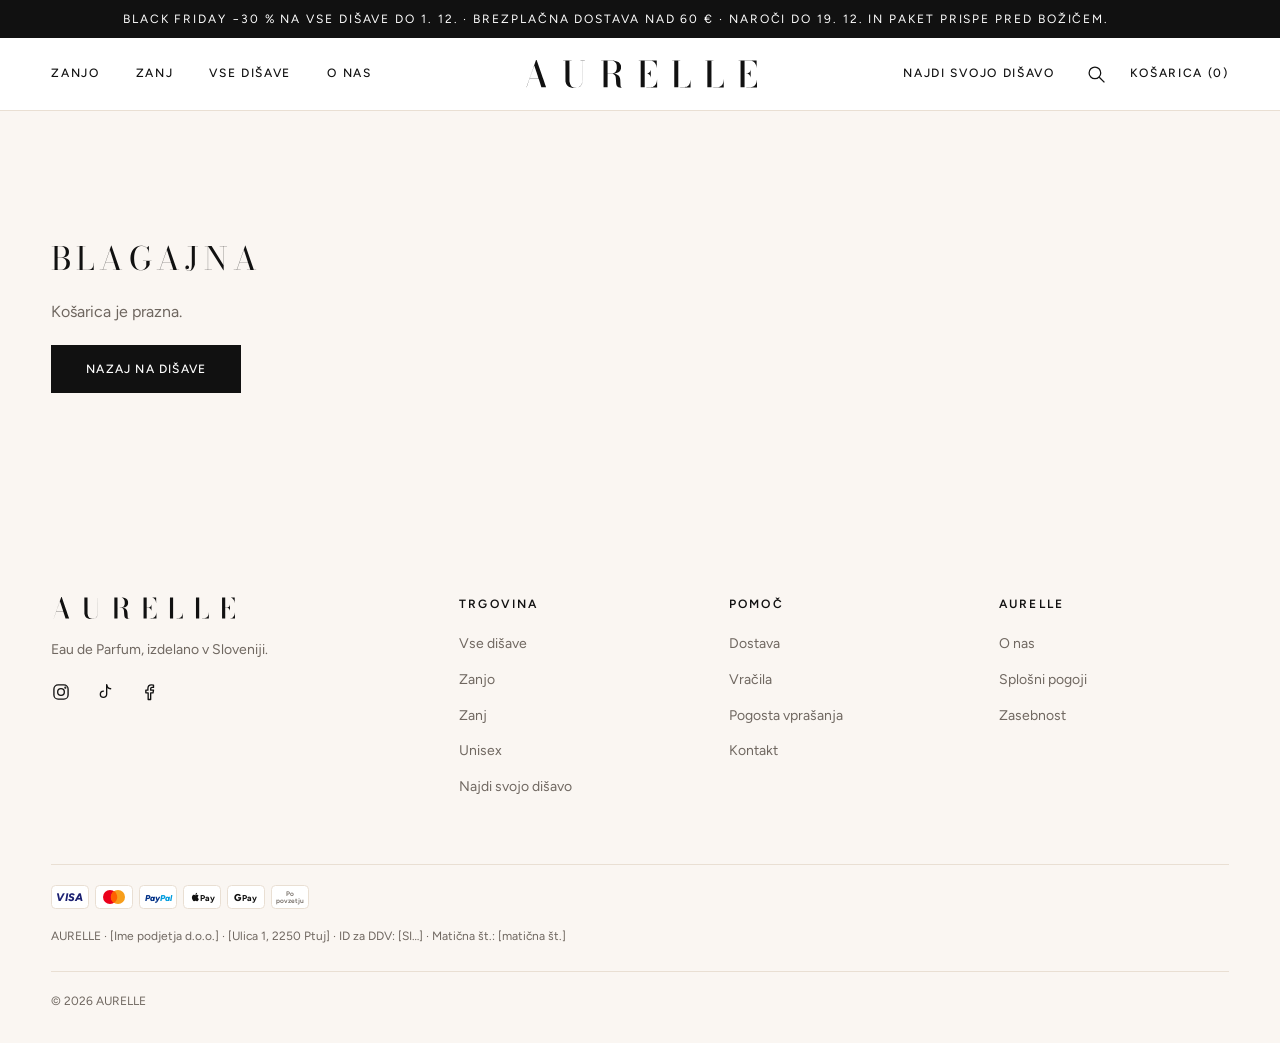
<file: checkout.html>
<!DOCTYPE html>
<html lang="sl">
<head>
  <meta charset="utf-8">
  <meta name="viewport" content="width=device-width, initial-scale=1">
  <title>Blagajna – AURELLE</title>
  <meta name="description" content="Blagajna AURELLE (demo).">
  <meta name="robots" content="noindex">
  <link rel="icon" href="images/favicon.svg" type="image/svg+xml">
  <link rel="icon" href="images/favicon-32.png" sizes="32x32" type="image/png">
  <link rel="preconnect" href="https://fonts.googleapis.com">
  <link rel="preconnect" href="https://fonts.gstatic.com" crossorigin>
  <link href="https://fonts.googleapis.com/css2?family=Bodoni+Moda:wght@400;500;600&family=Figtree:wght@400;500;600&family=Pinyon+Script&display=swap" rel="stylesheet">
  <link rel="stylesheet" href="css/styles.css">
</head>
<body class="page-checkout">

<main id="main" class="wrap">
  <div id="checkout"></div>
</main>

<script src="js/products.js"></script>
<script src="js/shop.js"></script>
<script src="js/checkout.js"></script>
</body>
</html>
</file>
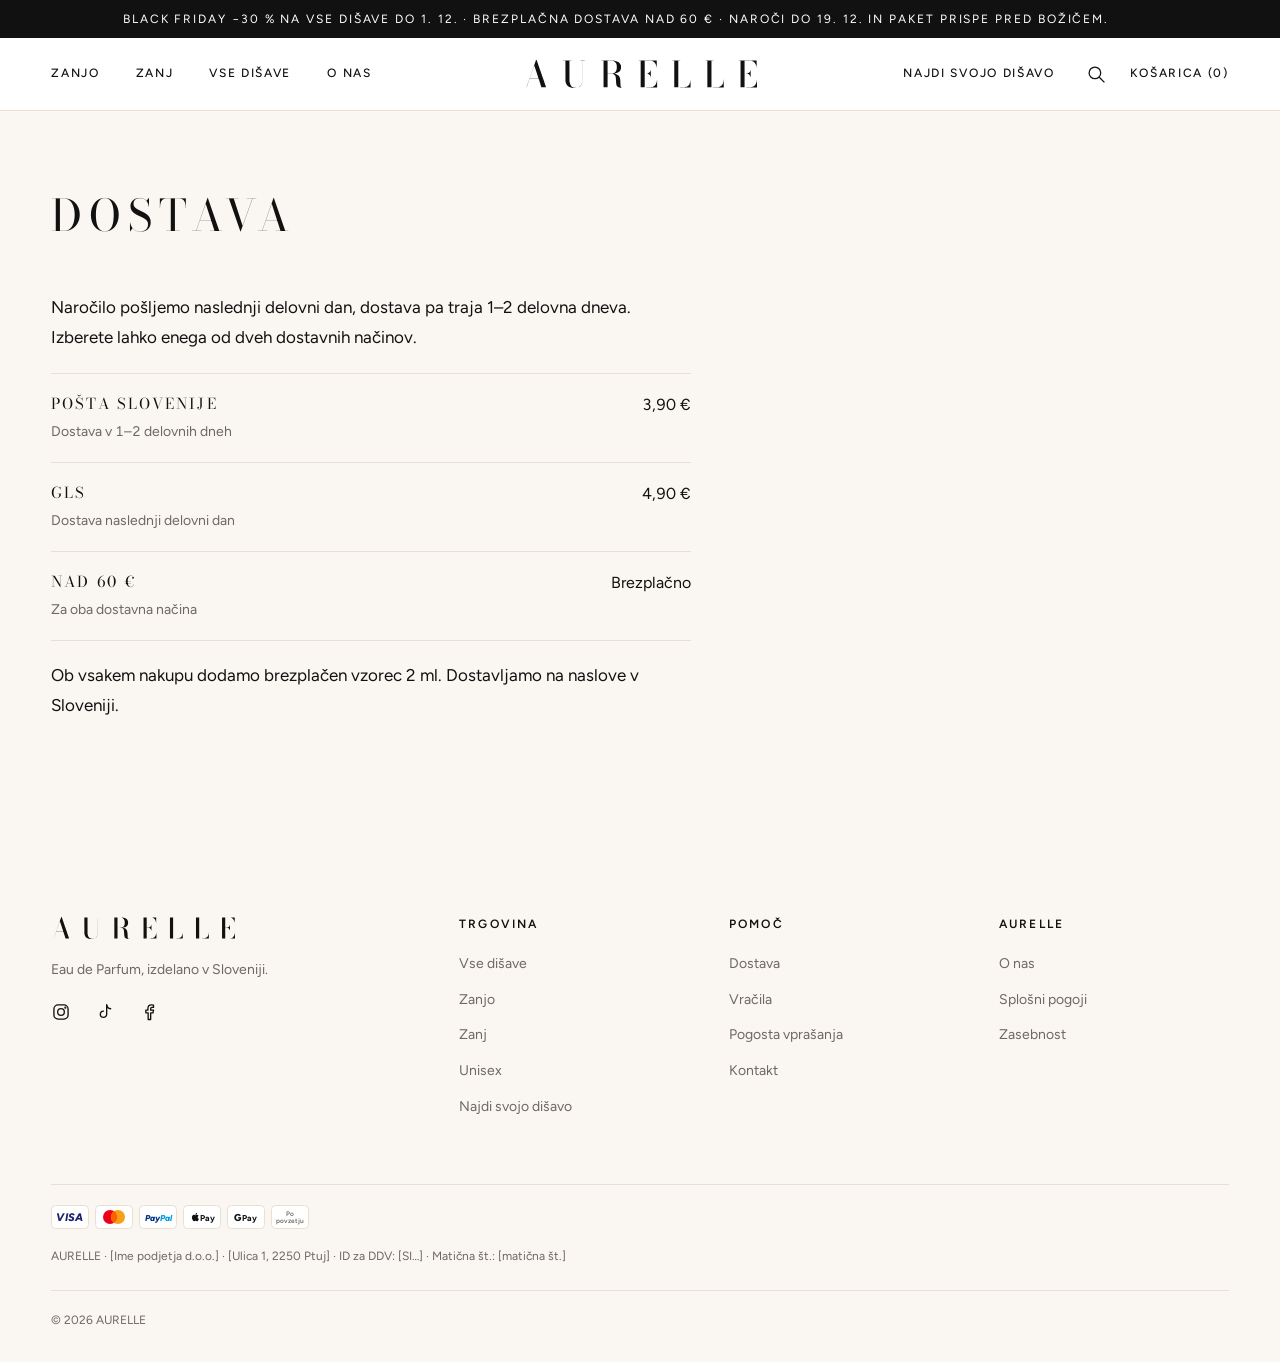
<file: dostava.html>
<!DOCTYPE html>
<html lang="sl">
<head>
  <meta charset="utf-8">
  <meta name="viewport" content="width=device-width, initial-scale=1">
  <title>Dostava – AURELLE</title>
  <meta name="description" content="Načini in cene dostave AURELLE.">
  <link rel="icon" href="images/favicon.svg" type="image/svg+xml">
  <link rel="icon" href="images/favicon-32.png" sizes="32x32" type="image/png">
  <link rel="preconnect" href="https://fonts.googleapis.com">
  <link rel="preconnect" href="https://fonts.gstatic.com" crossorigin>
  <link href="https://fonts.googleapis.com/css2?family=Bodoni+Moda:wght@400;500;600&family=Figtree:wght@400;500;600&family=Pinyon+Script&display=swap" rel="stylesheet">
  <link rel="stylesheet" href="css/styles.css">
</head>
<body class="page-doc">

<main id="main" class="wrap">
  <article class="doc">
    <h1 class="doc__title">Dostava</h1>
    <div class="doc__body">
      <p>Naročilo pošljemo naslednji delovni dan, dostava pa traja 1–2 delovna dneva. Izberete lahko enega od dveh dostavnih načinov.</p>
      <dl class="facts">
        <div><dt>Pošta Slovenije</dt><dd>3,90 €</dd><dd class="muted">Dostava v 1–2 delovnih dneh</dd></div>
        <div><dt>GLS</dt><dd>4,90 €</dd><dd class="muted">Dostava naslednji delovni dan</dd></div>
        <div><dt>Nad 60 €</dt><dd>Brezplačno</dd><dd class="muted">Za oba dostavna načina</dd></div>
      </dl>
      <p>Ob vsakem nakupu dodamo brezplačen vzorec 2 ml. Dostavljamo na naslove v Sloveniji.</p>
    </div>
  </article>
</main>

<script src="js/products.js"></script>
<script src="js/shop.js"></script>
<script src="js/page.js"></script>
</body>
</html>
</file>
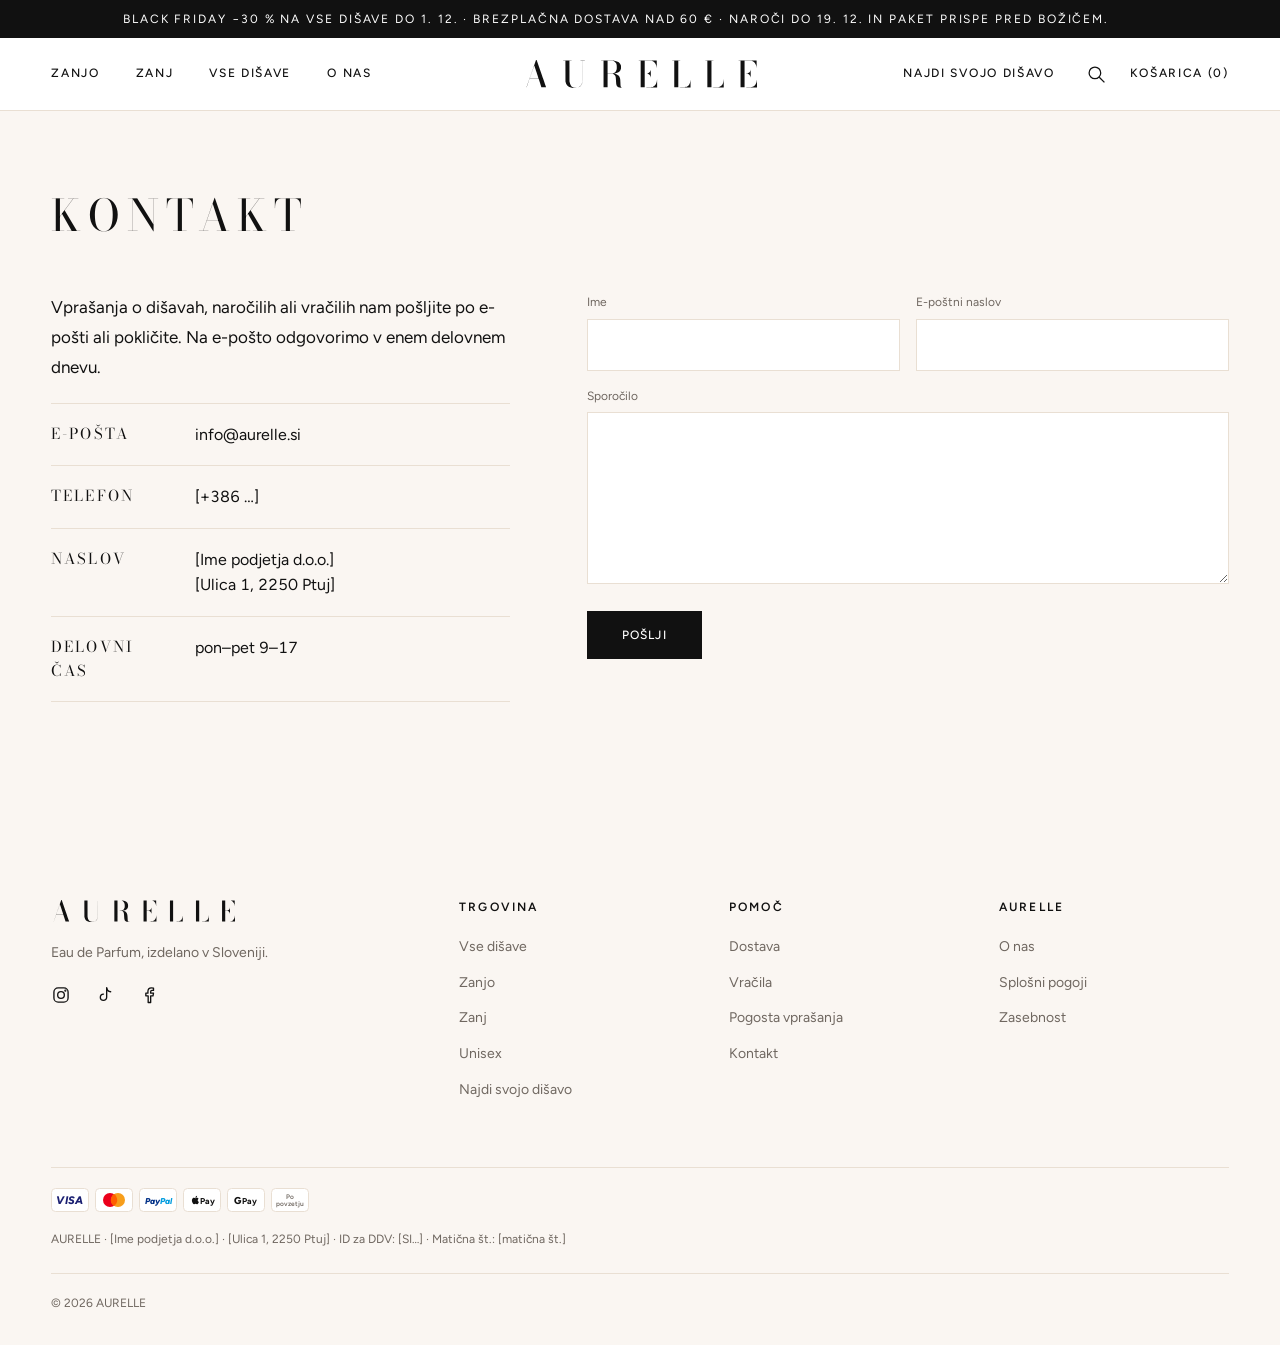
<file: kontakt.html>
<!DOCTYPE html>
<html lang="sl">
<head>
  <meta charset="utf-8">
  <meta name="viewport" content="width=device-width, initial-scale=1">
  <title>Kontakt – AURELLE</title>
  <meta name="description" content="Kontaktirajte AURELLE.">
  <link rel="icon" href="images/favicon.svg" type="image/svg+xml">
  <link rel="icon" href="images/favicon-32.png" sizes="32x32" type="image/png">
  <link rel="preconnect" href="https://fonts.googleapis.com">
  <link rel="preconnect" href="https://fonts.gstatic.com" crossorigin>
  <link href="https://fonts.googleapis.com/css2?family=Bodoni+Moda:wght@400;500;600&family=Figtree:wght@400;500;600&family=Pinyon+Script&display=swap" rel="stylesheet">
  <link rel="stylesheet" href="css/styles.css">
</head>
<body class="page-doc">

<main id="main" class="wrap">
  <article class="doc">
    <h1 class="doc__title">Kontakt</h1>
    <div class="doc__split doc__split--form">
      <div class="doc__body">
        <p>Vprašanja o dišavah, naročilih ali vračilih nam pošljite po e-pošti ali pokličite. Na e-pošto odgovorimo v enem delovnem dnevu.</p>
        <dl class="facts facts--contact">
          <div><dt>E-pošta</dt><dd data-company="email"></dd></div>
          <div><dt>Telefon</dt><dd data-company="phone"></dd></div>
          <div><dt>Naslov</dt><dd><span data-company="name"></span><br><span data-company="address"></span></dd></div>
          <div><dt>Delovni čas</dt><dd data-company="hours"></dd></div>
        </dl>
      </div>
      <form class="co__form contact" id="contact" data-demo novalidate>
        <div class="fields">
          <div class="field"><label for="c-name">Ime</label><input id="c-name" name="name" type="text" autocomplete="name" aria-describedby="err-c-name"><p class="field__error" id="err-c-name" hidden></p></div>
          <div class="field"><label for="c-email">E-poštni naslov</label><input id="c-email" name="email" type="email" autocomplete="email" aria-describedby="err-c-email"><p class="field__error" id="err-c-email" hidden></p></div>
          <div class="field field--wide"><label for="c-msg">Sporočilo</label><textarea id="c-msg" name="message" rows="6" aria-describedby="err-c-msg"></textarea><p class="field__error" id="err-c-msg" hidden></p></div>
        </div>
        <button type="submit" class="btn">Pošlji</button>
        <p class="newsletter__msg" id="contact-msg" role="status"></p>
      </form>
    </div>
  </article>
</main>

<script src="js/products.js"></script>
<script src="js/shop.js"></script>
<script src="js/page.js"></script>
</body>
</html>
</file>
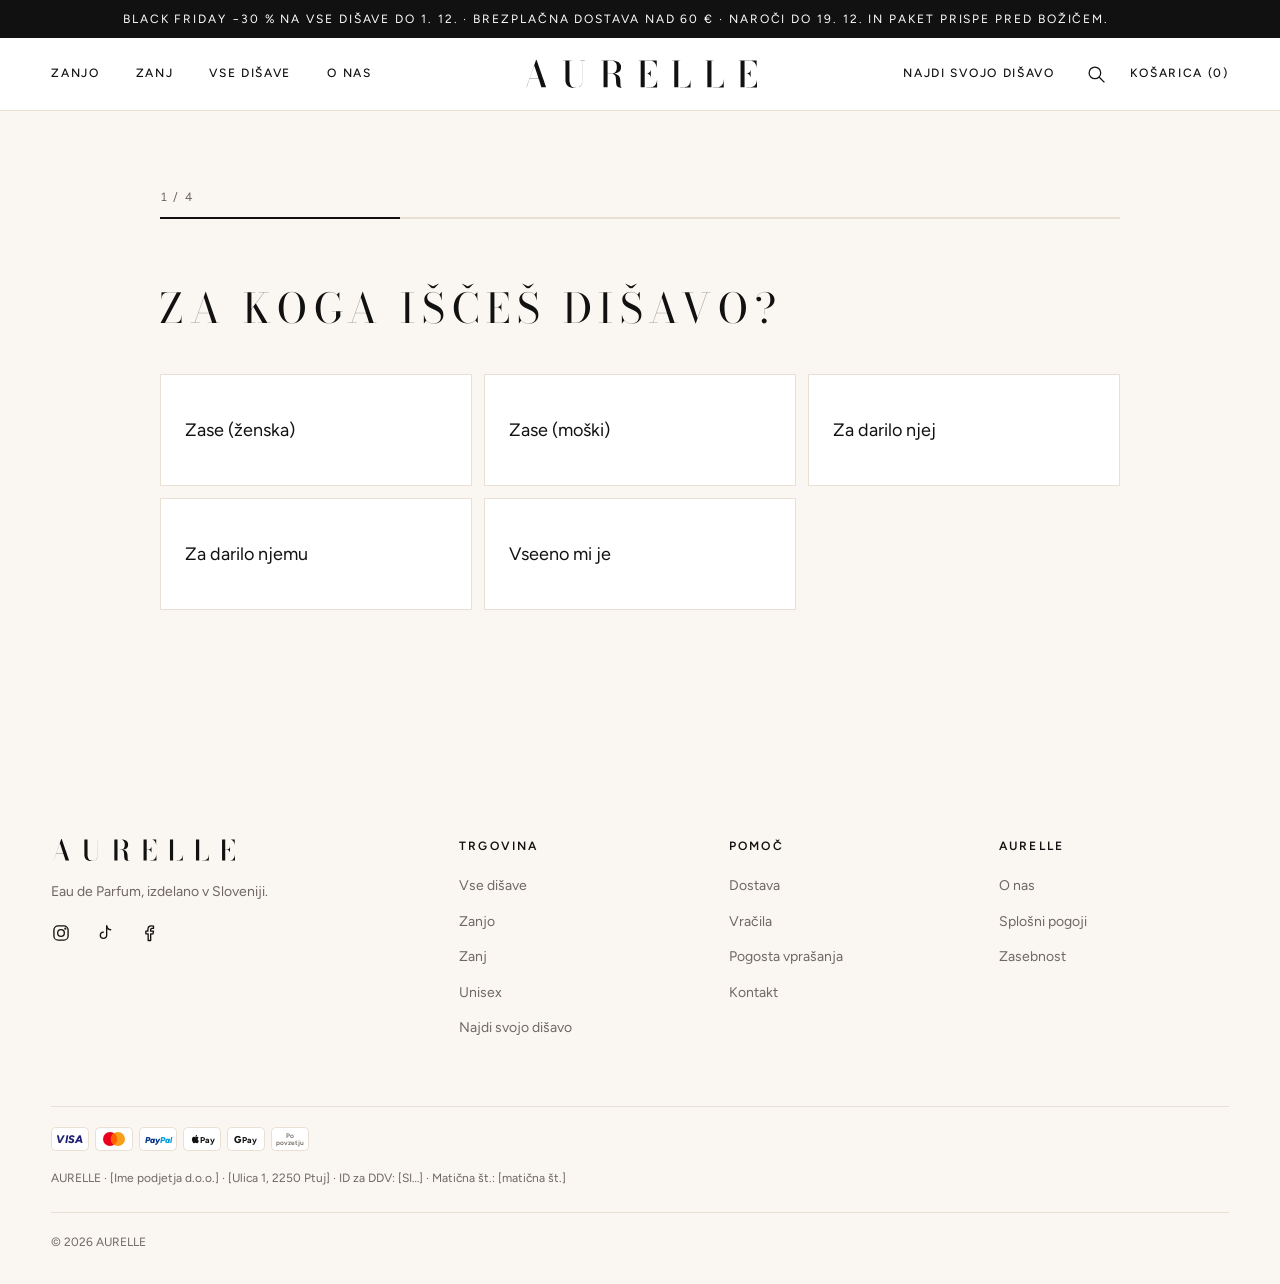
<file: kviz.html>
<!DOCTYPE html>
<html lang="sl">
<head>
  <meta charset="utf-8">
  <meta name="viewport" content="width=device-width, initial-scale=1">
  <title>Najdi svojo dišavo – AURELLE</title>
  <meta name="description" content="Kratek kviz s štirimi vprašanji, ki ti pomaga izbrati dišavo AURELLE.">
  <link rel="icon" href="images/favicon.svg" type="image/svg+xml">
  <link rel="icon" href="images/favicon-32.png" sizes="32x32" type="image/png">
  <link rel="preconnect" href="https://fonts.googleapis.com">
  <link rel="preconnect" href="https://fonts.gstatic.com" crossorigin>
  <link href="https://fonts.googleapis.com/css2?family=Bodoni+Moda:wght@400;500;600&family=Figtree:wght@400;500;600&family=Pinyon+Script&display=swap" rel="stylesheet">
  <link rel="stylesheet" href="css/styles.css">
</head>
<body class="page-quiz">

<main id="main" class="wrap">
  <div id="quiz" class="quiz"></div>
</main>

<script src="js/products.js"></script>
<script src="js/shop.js"></script>
<script src="js/quiz.js"></script>
</body>
</html>
</file>
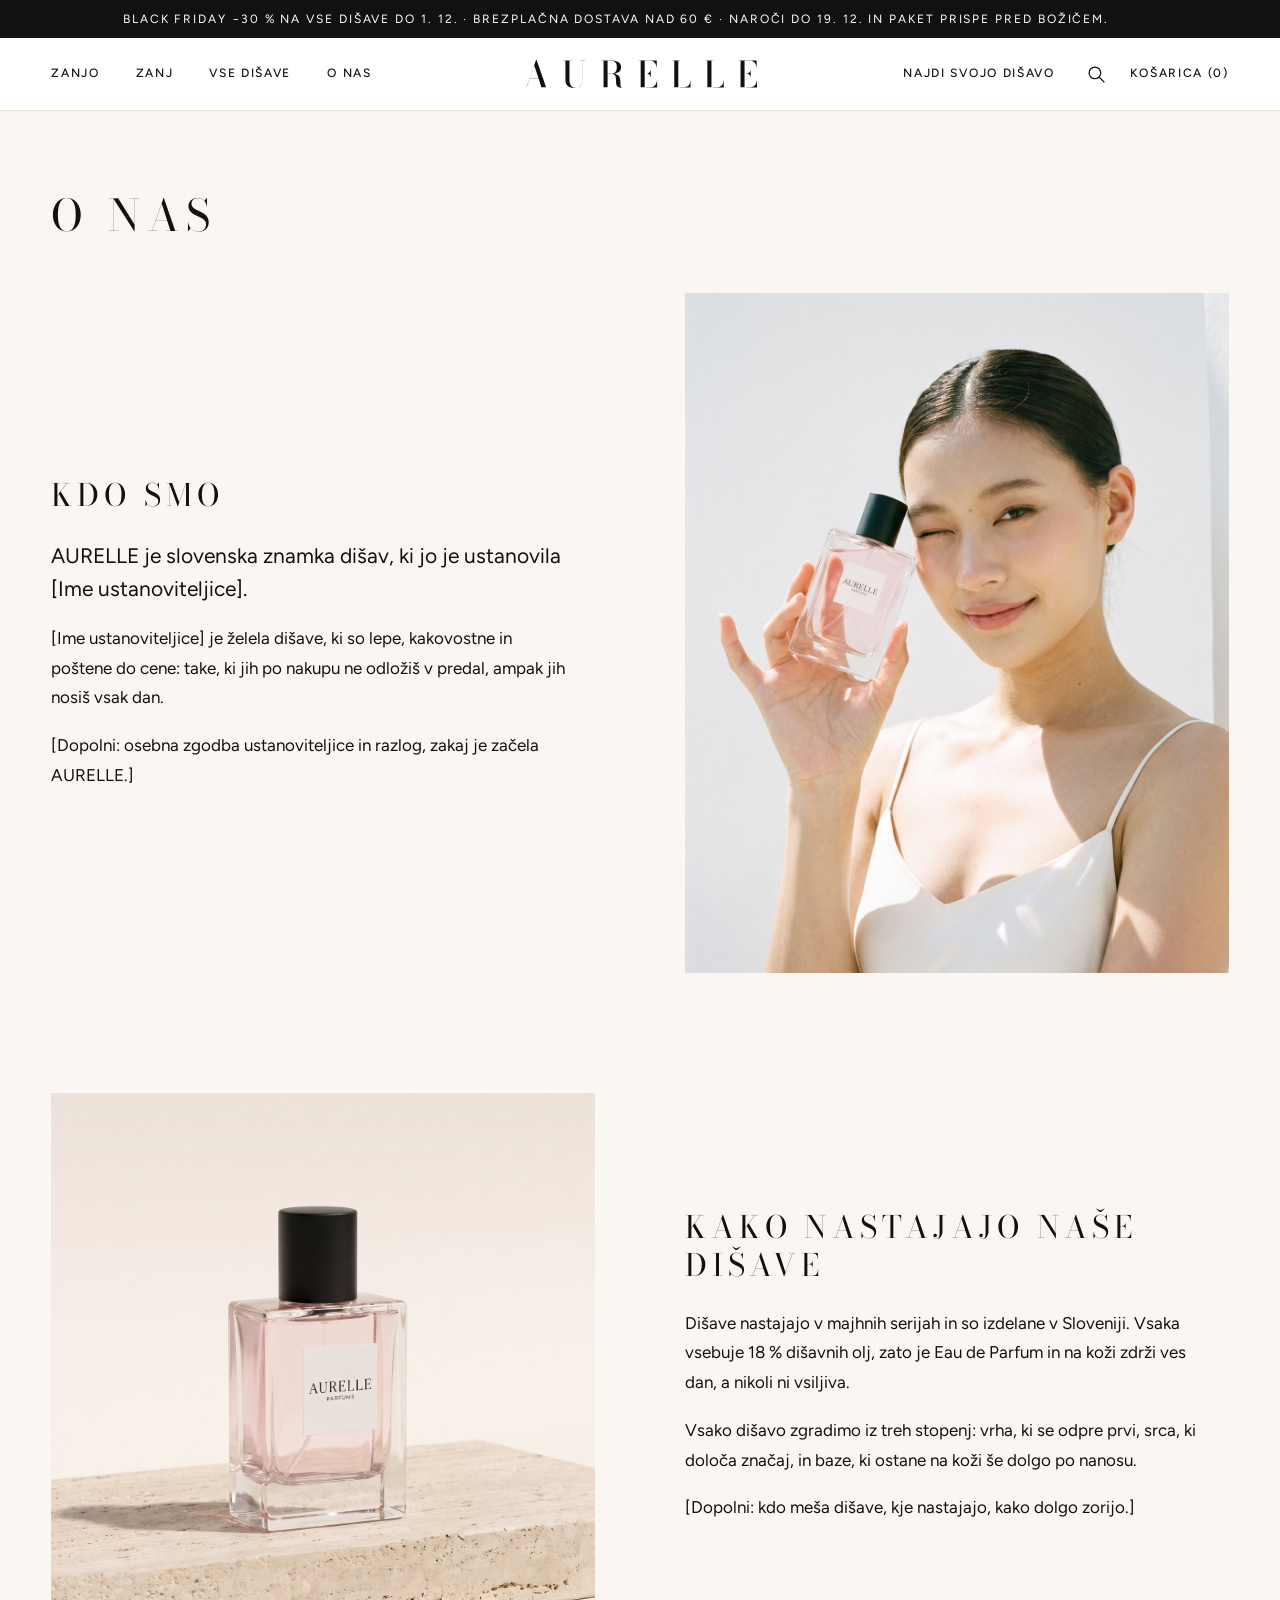
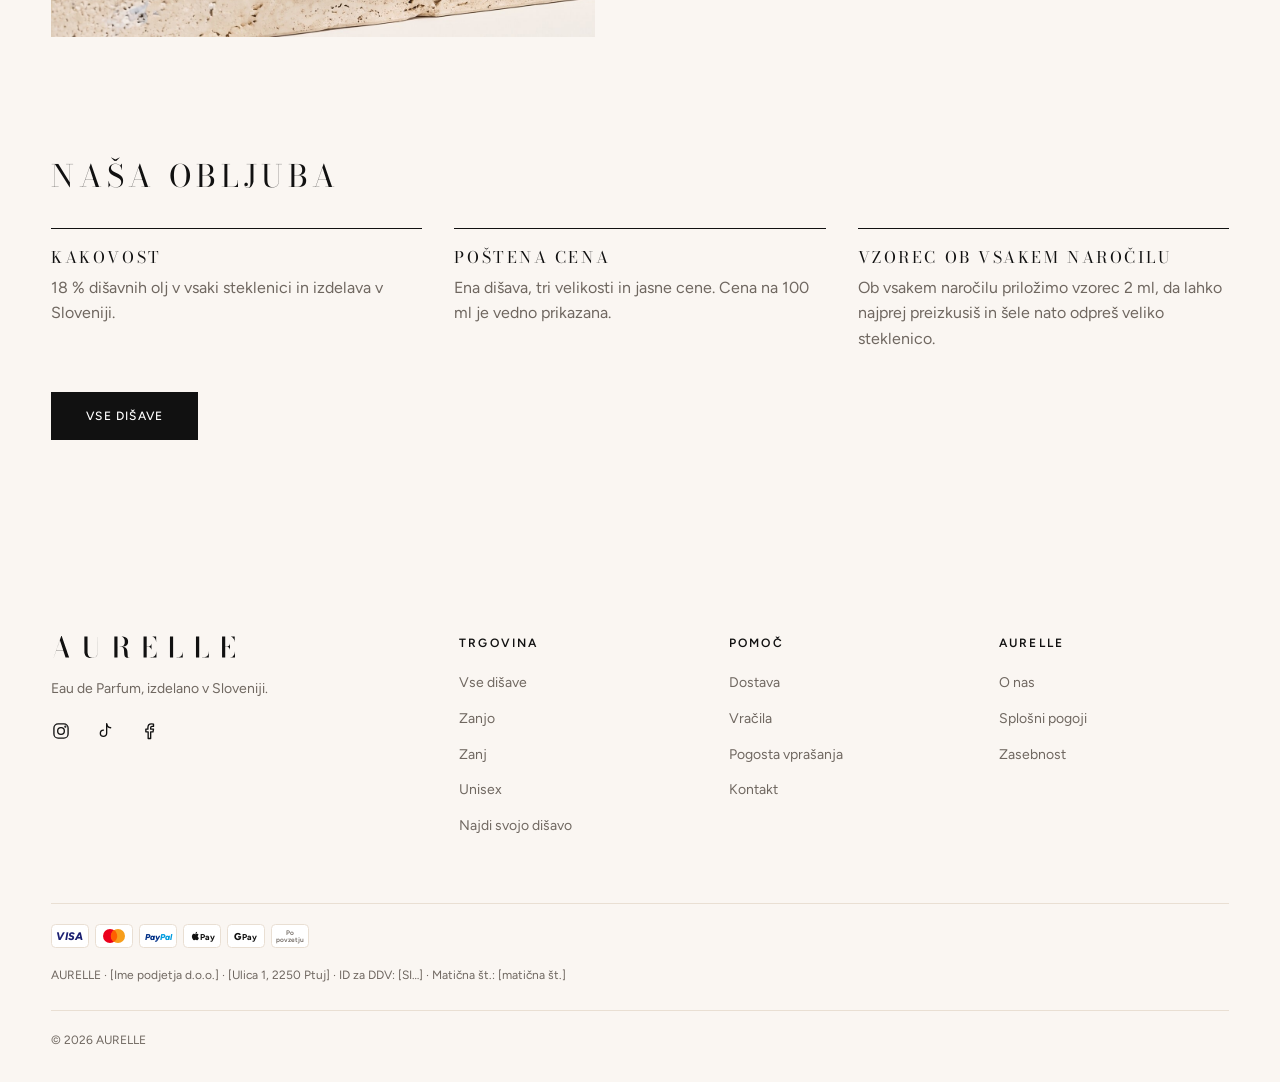
<file: o-nas.html>
<!DOCTYPE html>
<html lang="sl">
<head>
  <meta charset="utf-8">
  <meta name="viewport" content="width=device-width, initial-scale=1">
  <title>O nas – AURELLE</title>
  <meta name="description" content="AURELLE je slovenska znamka dišav: kdo smo, kako nastajajo naše dišave in kaj obljubljamo.">
  <link rel="icon" href="images/favicon.svg" type="image/svg+xml">
  <link rel="icon" href="images/favicon-32.png" sizes="32x32" type="image/png">
  <link rel="preconnect" href="https://fonts.googleapis.com">
  <link rel="preconnect" href="https://fonts.gstatic.com" crossorigin>
  <link href="https://fonts.googleapis.com/css2?family=Bodoni+Moda:wght@400;500;600&family=Figtree:wght@400;500;600&family=Pinyon+Script&display=swap" rel="stylesheet">
  <link rel="stylesheet" href="css/styles.css">
</head>
<body class="page-doc">

<main id="main" class="wrap">
  <article class="story">
    <h1 class="doc__title">O nas</h1>

    <section class="story__row" aria-labelledby="s1">
      <div class="story__text">
        <h2 id="s1">Kdo smo</h2>
        <p class="lead">AURELLE je slovenska znamka dišav, ki jo je ustanovila [Ime ustanoviteljice].</p>
        <p>[Ime ustanoviteljice] je želela dišave, ki so lepe, kakovostne in poštene do cene: take, ki jih po nakupu ne odložiš v predal, ampak jih nosiš vsak dan.</p>
        <p>[Dopolni: osebna zgodba ustanoviteljice in razlog, zakaj je začela AURELLE.]</p>
      </div>
      <div class="media story__img story__img--portrait">
        <img src="images/about.jpg" alt="Mlada ženska drži steklenico dišave AURELLE ob obrazu" loading="lazy" decoding="async" width="1200" height="1490">
      </div>
    </section>

    <section class="story__row story__row--rev" aria-labelledby="s2">
      <div class="media story__img">
        <img src="images/travertine.jpg" alt="Steklenica dišave AURELLE na plošči iz travertina" loading="lazy" decoding="async" width="1400" height="1400">
      </div>
      <div class="story__text">
        <h2 id="s2">Kako nastajajo naše dišave</h2>
        <p>Dišave nastajajo v majhnih serijah in so izdelane v Sloveniji. Vsaka vsebuje 18 % dišavnih olj, zato je Eau de Parfum in na koži zdrži ves dan, a nikoli ni vsiljiva.</p>
        <p>Vsako dišavo zgradimo iz treh stopenj: vrha, ki se odpre prvi, srca, ki določa značaj, in baze, ki ostane na koži še dolgo po nanosu.</p>
        <p>[Dopolni: kdo meša dišave, kje nastajajo, kako dolgo zorijo.]</p>
      </div>
    </section>

    <section class="story__promise" aria-labelledby="s3">
      <h2 id="s3">Naša obljuba</h2>
      <ul class="promise">
        <li><h3>Kakovost</h3><p>18 % dišavnih olj v vsaki steklenici in izdelava v Sloveniji.</p></li>
        <li><h3>Poštena cena</h3><p>Ena dišava, tri velikosti in jasne cene. Cena na 100 ml je vedno prikazana.</p></li>
        <li><h3>Vzorec ob vsakem naročilu</h3><p>Ob vsakem naročilu priložimo vzorec 2 ml, da lahko najprej preizkusiš in šele nato odpreš veliko steklenico.</p></li>
      </ul>
      <a class="btn" href="index.html#products" data-filter="all">Vse dišave</a>
    </section>
  </article>
</main>

<script src="js/products.js"></script>
<script src="js/shop.js"></script>
<script src="js/page.js"></script>
</body>
</html>
</file>
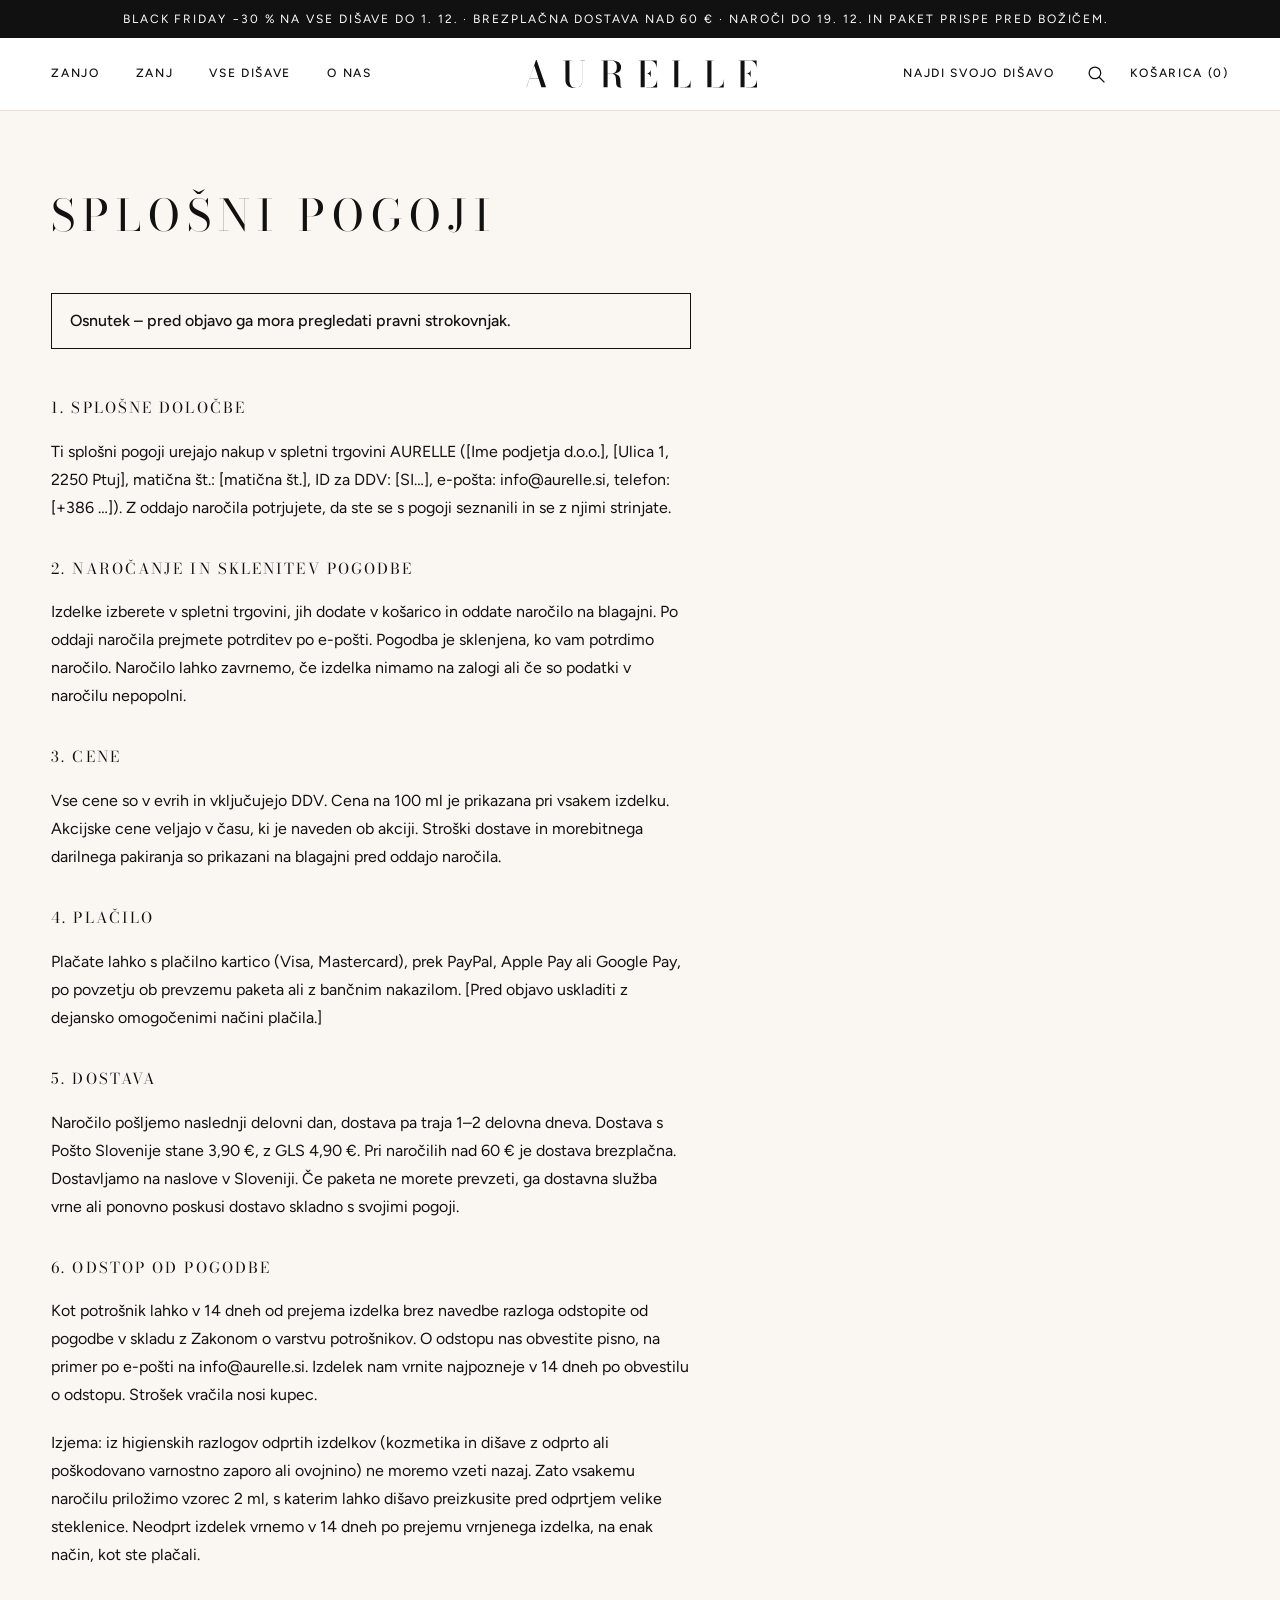
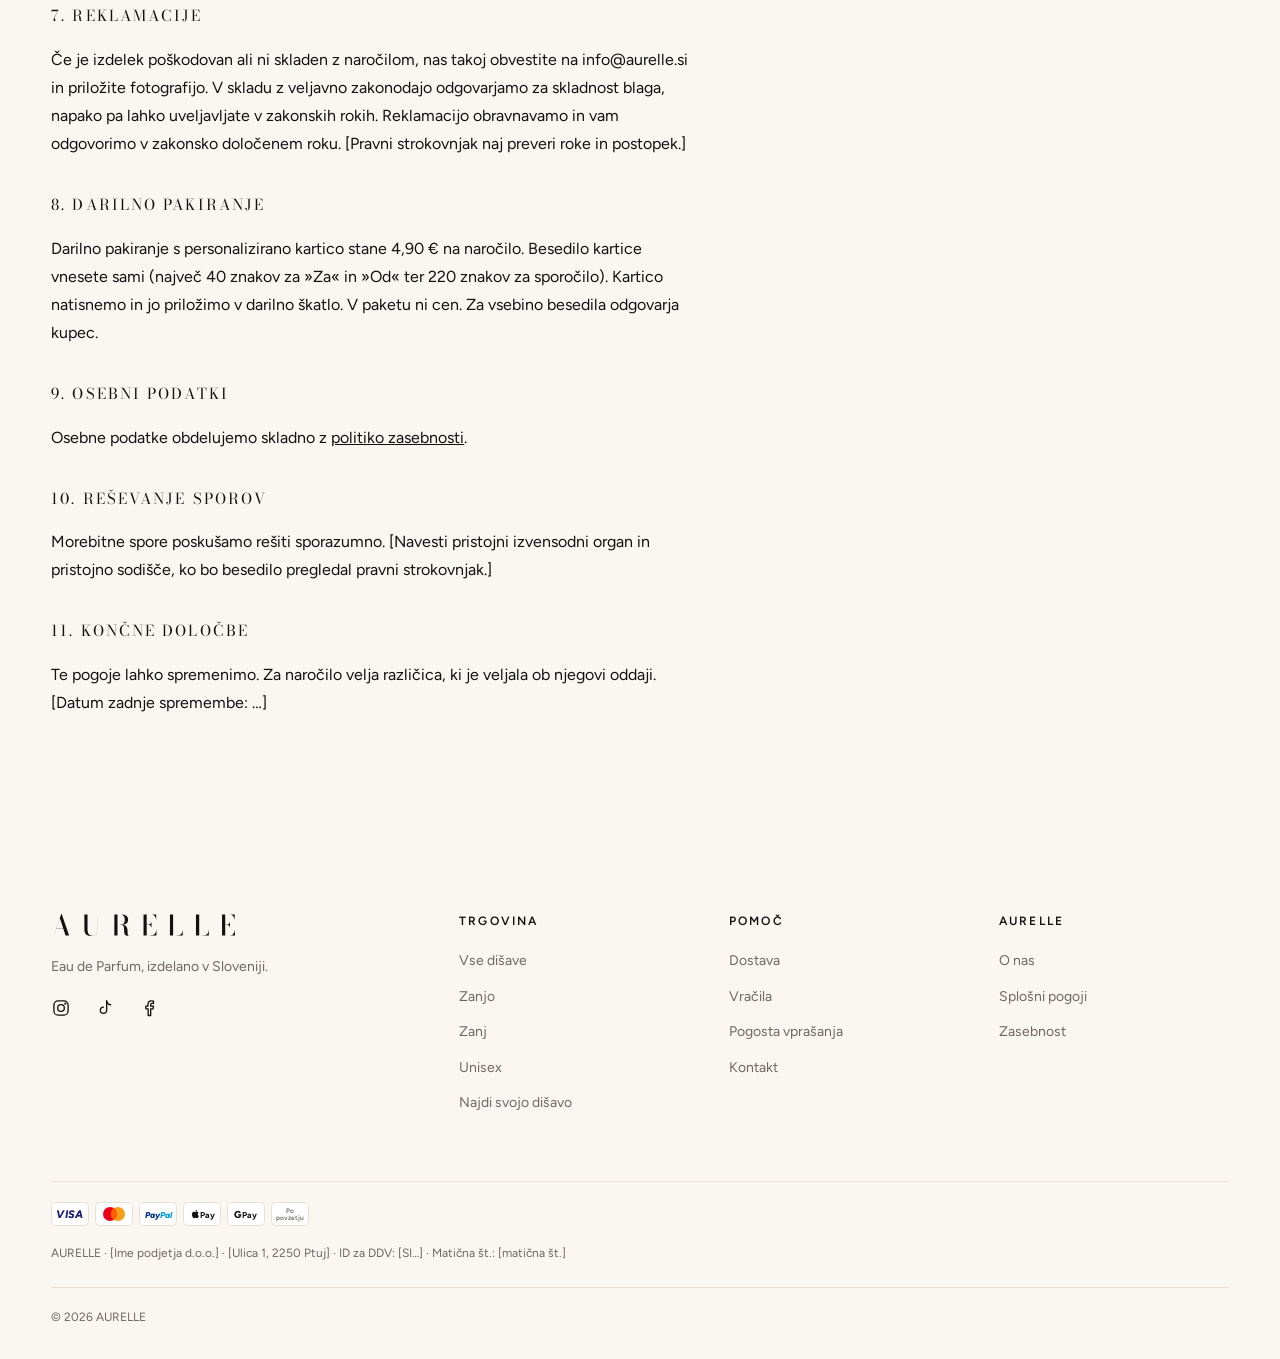
<file: pogoji.html>
<!DOCTYPE html>
<html lang="sl">
<head>
  <meta charset="utf-8">
  <meta name="viewport" content="width=device-width, initial-scale=1">
  <title>Splošni pogoji – AURELLE</title>
  <meta name="description" content="Splošni pogoji spletne trgovine AURELLE (osnutek).">
  <link rel="icon" href="images/favicon.svg" type="image/svg+xml">
  <link rel="icon" href="images/favicon-32.png" sizes="32x32" type="image/png">
  <link rel="preconnect" href="https://fonts.googleapis.com">
  <link rel="preconnect" href="https://fonts.gstatic.com" crossorigin>
  <link href="https://fonts.googleapis.com/css2?family=Bodoni+Moda:wght@400;500;600&family=Figtree:wght@400;500;600&family=Pinyon+Script&display=swap" rel="stylesheet">
  <link rel="stylesheet" href="css/styles.css">
</head>
<body class="page-doc">

<main id="main" class="wrap">
  <article class="doc">
    <h1 class="doc__title">Splošni pogoji</h1>
    <p class="draft-note">Osnutek – pred objavo ga mora pregledati pravni strokovnjak.</p>
    <div class="doc__body legal">
      <h2>1. Splošne določbe</h2>
      <p>Ti splošni pogoji urejajo nakup v spletni trgovini AURELLE (<span data-company="name"></span>, <span data-company="address"></span>, matična št.: <span data-company="reg"></span>, ID za DDV: <span data-company="vat"></span>, e-pošta: <span data-company="email"></span>, telefon: <span data-company="phone"></span>). Z oddajo naročila potrjujete, da ste se s pogoji seznanili in se z njimi strinjate.</p>
      <h2>2. Naročanje in sklenitev pogodbe</h2>
      <p>Izdelke izberete v spletni trgovini, jih dodate v košarico in oddate naročilo na blagajni. Po oddaji naročila prejmete potrditev po e-pošti. Pogodba je sklenjena, ko vam potrdimo naročilo. Naročilo lahko zavrnemo, če izdelka nimamo na zalogi ali če so podatki v naročilu nepopolni.</p>
      <h2>3. Cene</h2>
      <p>Vse cene so v evrih in vključujejo DDV. Cena na 100 ml je prikazana pri vsakem izdelku. Akcijske cene veljajo v času, ki je naveden ob akciji. Stroški dostave in morebitnega darilnega pakiranja so prikazani na blagajni pred oddajo naročila.</p>
      <h2>4. Plačilo</h2>
      <p>Plačate lahko s plačilno kartico (Visa, Mastercard), prek PayPal, Apple Pay ali Google Pay, po povzetju ob prevzemu paketa ali z bančnim nakazilom. [Pred objavo uskladiti z dejansko omogočenimi načini plačila.]</p>
      <h2>5. Dostava</h2>
      <p>Naročilo pošljemo naslednji delovni dan, dostava pa traja 1–2 delovna dneva. Dostava s Pošto Slovenije stane 3,90 €, z GLS 4,90 €. Pri naročilih nad 60 € je dostava brezplačna. Dostavljamo na naslove v Sloveniji. Če paketa ne morete prevzeti, ga dostavna služba vrne ali ponovno poskusi dostavo skladno s svojimi pogoji.</p>
      <h2>6. Odstop od pogodbe</h2>
      <p>Kot potrošnik lahko v 14 dneh od prejema izdelka brez navedbe razloga odstopite od pogodbe v skladu z Zakonom o varstvu potrošnikov. O odstopu nas obvestite pisno, na primer po e-pošti na <span data-company="email"></span>. Izdelek nam vrnite najpozneje v 14 dneh po obvestilu o odstopu. Strošek vračila nosi kupec.</p>
      <p>Izjema: iz higienskih razlogov odprtih izdelkov (kozmetika in dišave z odprto ali poškodovano varnostno zaporo ali ovojnino) ne moremo vzeti nazaj. Zato vsakemu naročilu priložimo vzorec 2 ml, s katerim lahko dišavo preizkusite pred odprtjem velike steklenice. Neodprt izdelek vrnemo v 14 dneh po prejemu vrnjenega izdelka, na enak način, kot ste plačali.</p>
      <h2>7. Reklamacije</h2>
      <p>Če je izdelek poškodovan ali ni skladen z naročilom, nas takoj obvestite na <span data-company="email"></span> in priložite fotografijo. V skladu z veljavno zakonodajo odgovarjamo za skladnost blaga, napako pa lahko uveljavljate v zakonskih rokih. Reklamacijo obravnavamo in vam odgovorimo v zakonsko določenem roku. [Pravni strokovnjak naj preveri roke in postopek.]</p>
      <h2>8. Darilno pakiranje</h2>
      <p>Darilno pakiranje s personalizirano kartico stane 4,90 € na naročilo. Besedilo kartice vnesete sami (največ 40 znakov za »Za« in »Od« ter 220 znakov za sporočilo). Kartico natisnemo in jo priložimo v darilno škatlo. V paketu ni cen. Za vsebino besedila odgovarja kupec.</p>
      <h2>9. Osebni podatki</h2>
      <p>Osebne podatke obdelujemo skladno z <a href="zasebnost.html">politiko zasebnosti</a>.</p>
      <h2>10. Reševanje sporov</h2>
      <p>Morebitne spore poskušamo rešiti sporazumno. [Navesti pristojni izvensodni organ in pristojno sodišče, ko bo besedilo pregledal pravni strokovnjak.]</p>
      <h2>11. Končne določbe</h2>
      <p>Te pogoje lahko spremenimo. Za naročilo velja različica, ki je veljala ob njegovi oddaji. [Datum zadnje spremembe: …]</p>
    </div>
  </article>
</main>

<script src="js/products.js"></script>
<script src="js/shop.js"></script>
<script src="js/page.js"></script>
</body>
</html>
</file>
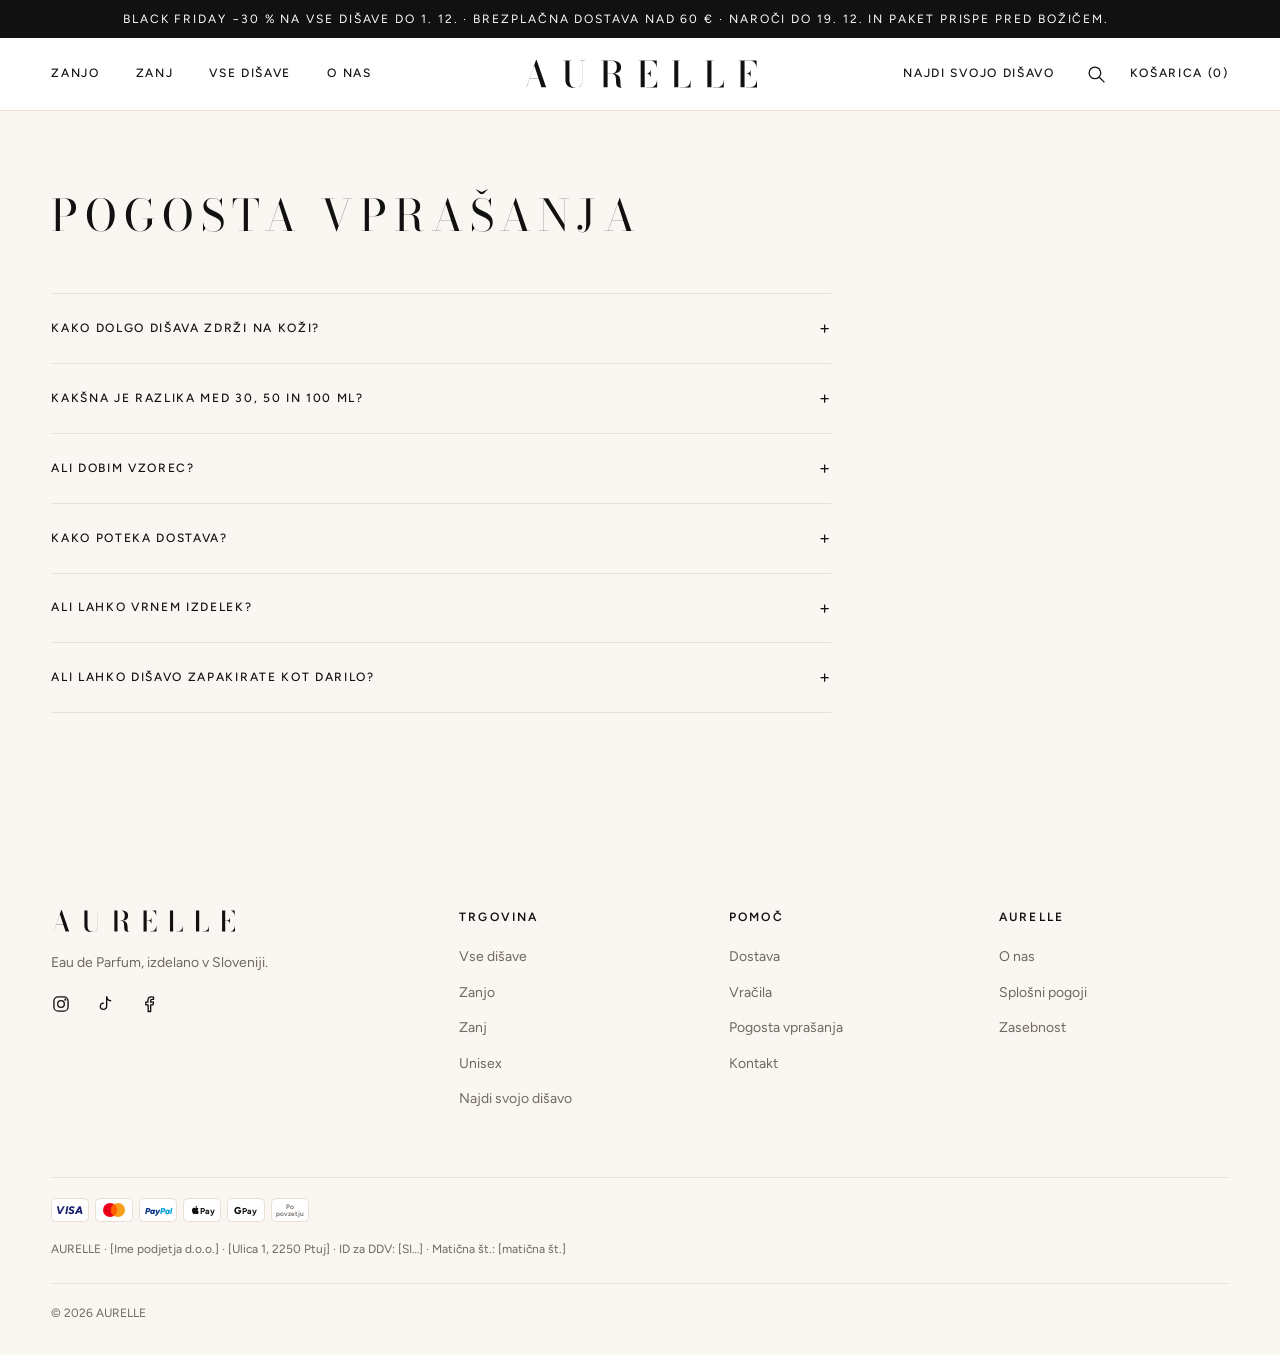
<file: pogosta-vprasanja.html>
<!DOCTYPE html>
<html lang="sl">
<head>
  <meta charset="utf-8">
  <meta name="viewport" content="width=device-width, initial-scale=1">
  <title>Pogosta vprašanja – AURELLE</title>
  <meta name="description" content="Odgovori na pogosta vprašanja o dišavah AURELLE.">
  <link rel="icon" href="images/favicon.svg" type="image/svg+xml">
  <link rel="icon" href="images/favicon-32.png" sizes="32x32" type="image/png">
  <link rel="preconnect" href="https://fonts.googleapis.com">
  <link rel="preconnect" href="https://fonts.gstatic.com" crossorigin>
  <link href="https://fonts.googleapis.com/css2?family=Bodoni+Moda:wght@400;500;600&family=Figtree:wght@400;500;600&family=Pinyon+Script&display=swap" rel="stylesheet">
  <link rel="stylesheet" href="css/styles.css">
</head>
<body class="page-doc">

<main id="main" class="wrap">
  <article class="doc">
    <h1 class="doc__title">Pogosta vprašanja</h1>
    <div class="acc doc__acc">
      <details><summary>Kako dolgo dišava zdrži na koži?</summary><div><p>Vse naše dišave so Eau de Parfum z 18 % dišavnih olj. Obstojnost je od 6 ur pri lahkih dišavah do več kot 12 ur pri močnejših. Podatek najdete na strani vsake dišave.</p></div></details>
      <details><summary>Kakšna je razlika med 30, 50 in 100 ml?</summary><div><p>Dišava je v vseh velikostih enaka, razlikuje se le količina. 30 ml je primeren za spoznavanje, 50 ml za vsakodnevno rabo, 100 ml pa za tiste, ki dišavo že imajo radi. Večja steklenica je na mililiter ugodnejša.</p></div></details>
      <details><summary>Ali dobim vzorec?</summary><div><p>Ob vsakem nakupu dodamo brezplačen vzorec 2 ml. V košarici lahko dodaš tudi set vzorcev 10 × 2 ml za 24,90 €.</p></div></details>
      <details><summary>Kako poteka dostava?</summary><div><p>Naročilo pošljemo naslednji delovni dan, dostava pa traja 1–2 delovna dneva. Z Pošto Slovenije stane dostava 3,90 €, z GLS 4,90 €. Nad 60 € je dostava brezplačna.</p></div></details>
      <details><summary>Ali lahko vrnem izdelek?</summary><div><p>Neodprt izdelek lahko vrnete v 14 dneh brez navedbe razloga. Ker parfuma ni mogoče povohati na spletu, vsakemu naročilu priložimo vzorec 2 ml: najprej preizkusi vzorec in šele nato odpri veliko steklenico – če ti dišava ni všeč, jo lahko neodprto vrneš.</p></div></details>
      <details><summary>Ali lahko dišavo zapakirate kot darilo?</summary><div><p>Da. V košarici ali na blagajni označi »Zapakiraj kot darilo« (4,90 € na naročilo). Dišavo zapakiramo v darilno škatlo in priložimo natisnjeno kartico z vašim sporočilom: komu je darilo namenjeno, besedilo in od koga je.</p></div></details>
    </div>
  </article>
</main>

<script src="js/products.js"></script>
<script src="js/shop.js"></script>
<script src="js/page.js"></script>
</body>
</html>
</file>
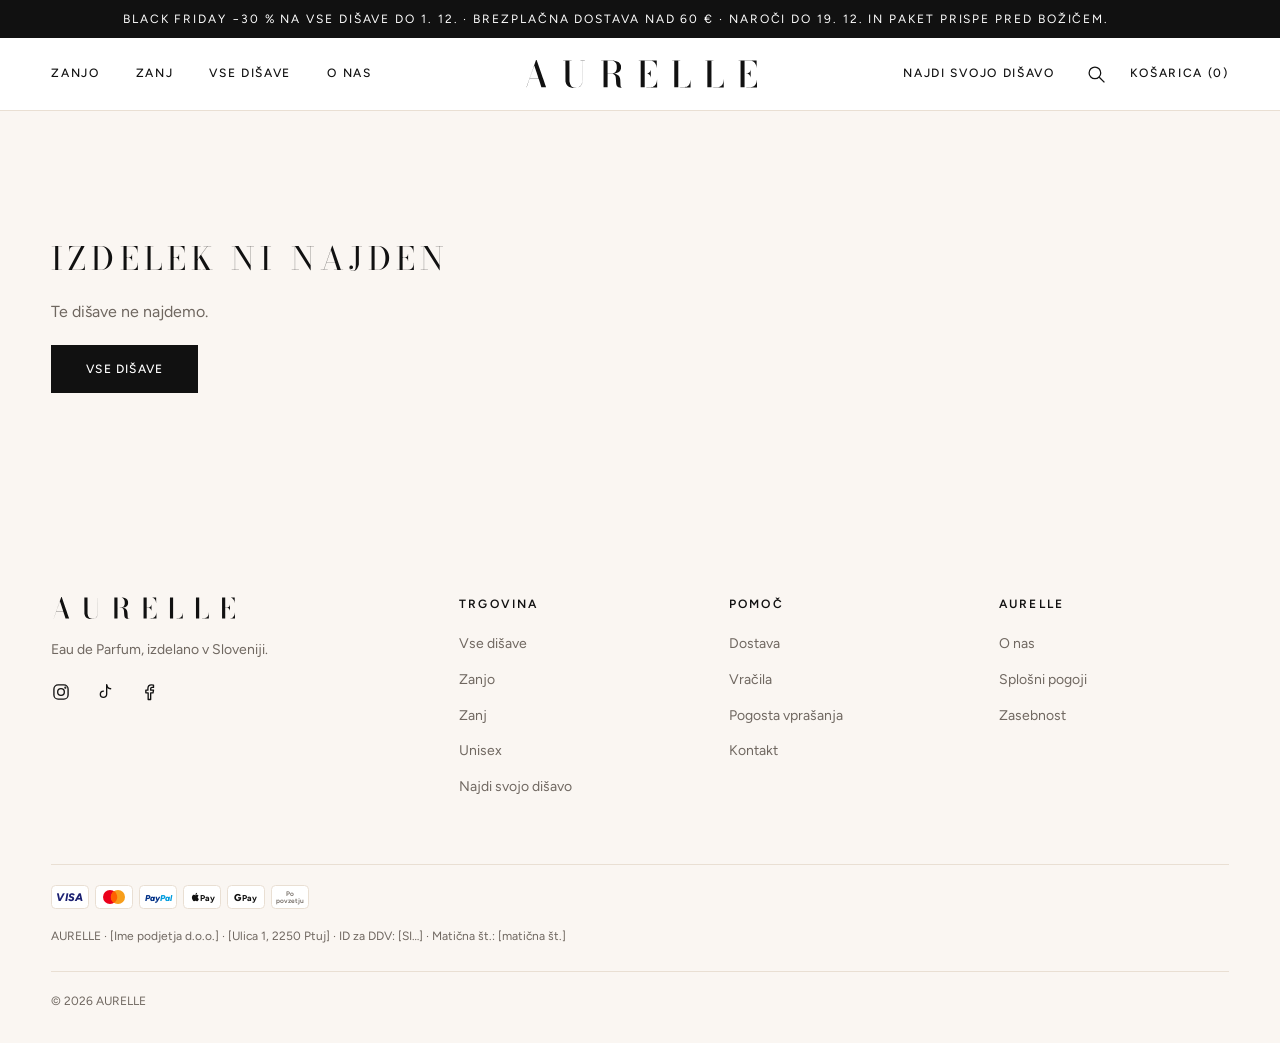
<file: product.html>
<!DOCTYPE html>
<html lang="sl">
<head>
  <meta charset="utf-8">
  <meta name="viewport" content="width=device-width, initial-scale=1">
  <title>AURELLE – dišava</title>
  <meta name="description" content="AURELLE Eau de Parfum.">
  <link rel="icon" href="images/favicon.svg" type="image/svg+xml">
  <link rel="icon" href="images/favicon-32.png" sizes="32x32" type="image/png">
  <link rel="preconnect" href="https://fonts.googleapis.com">
  <link rel="preconnect" href="https://fonts.gstatic.com" crossorigin>
  <link href="https://fonts.googleapis.com/css2?family=Bodoni+Moda:wght@400;500;600&family=Figtree:wght@400;500;600&family=Pinyon+Script&display=swap" rel="stylesheet">
  <link rel="stylesheet" href="css/styles.css">
</head>
<body class="page-product">

<main id="main" class="wrap">
  <div id="product"></div>
</main>

<script src="js/products.js"></script>
<script src="js/shop.js"></script>
<script src="js/product.js"></script>
</body>
</html>
</file>
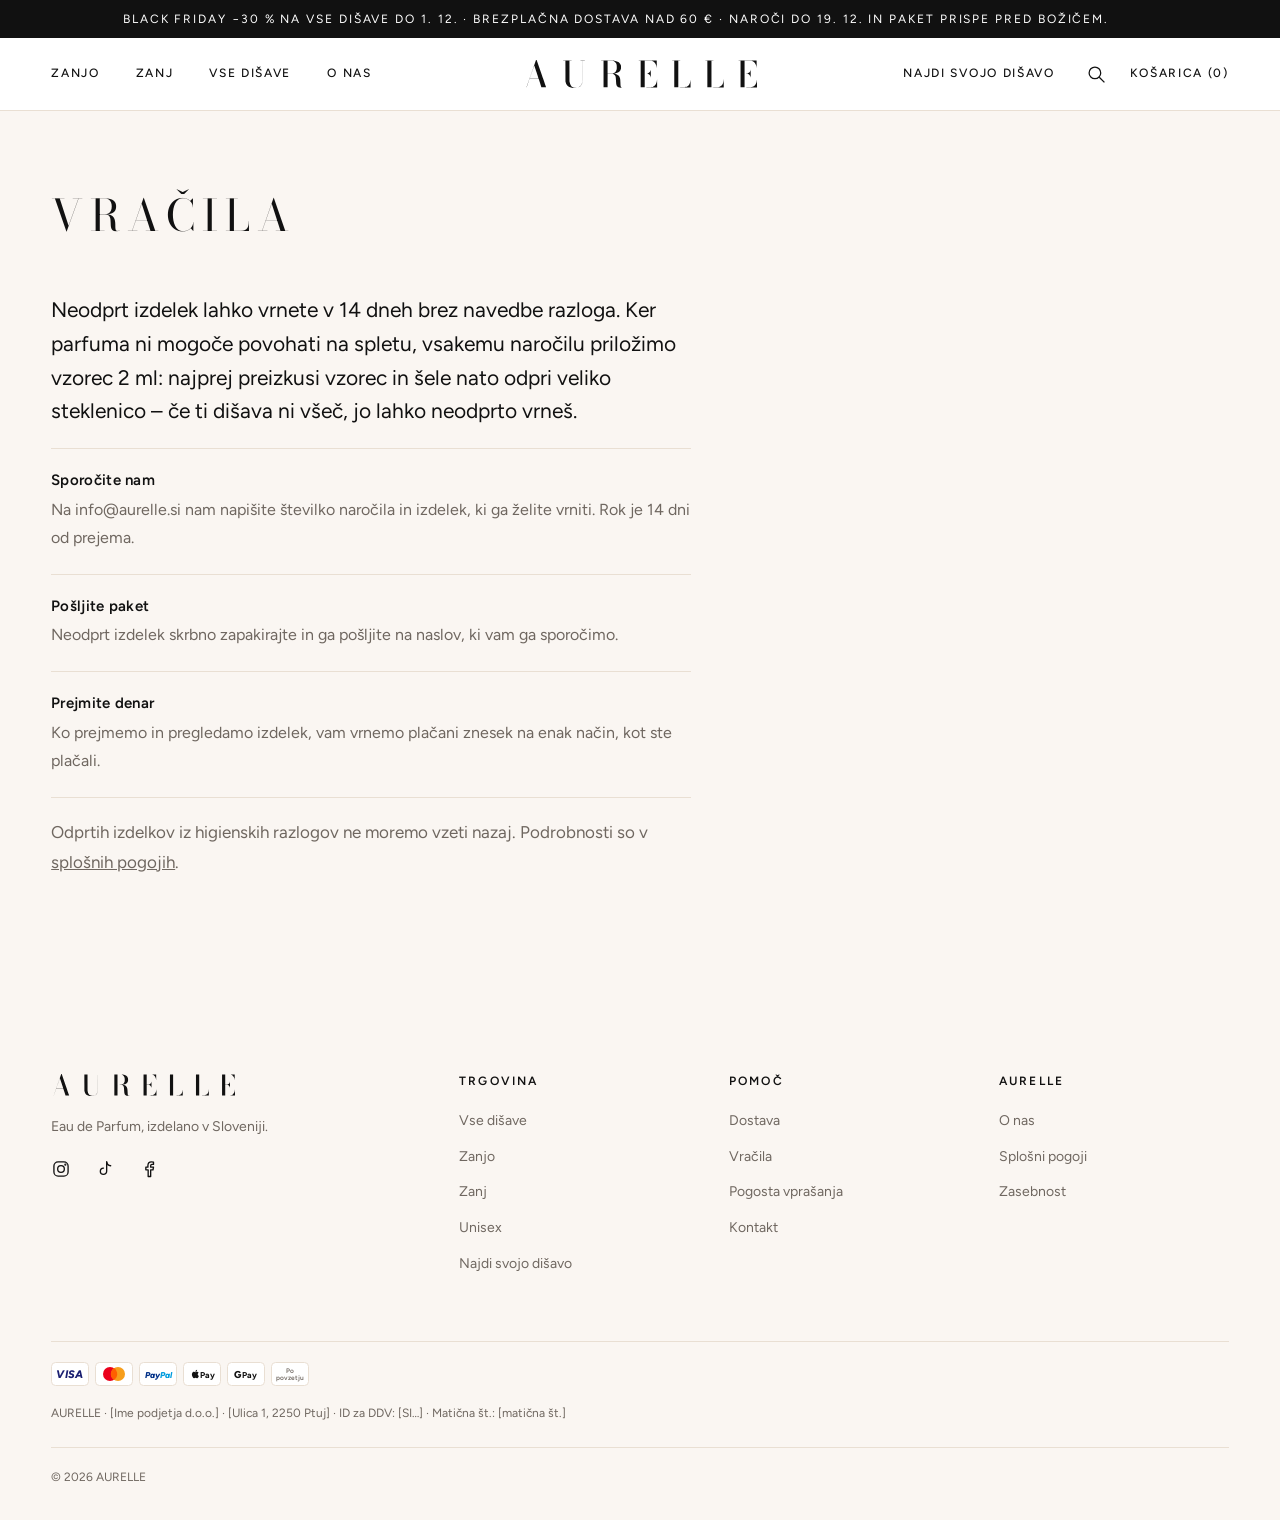
<file: vracila.html>
<!DOCTYPE html>
<html lang="sl">
<head>
  <meta charset="utf-8">
  <meta name="viewport" content="width=device-width, initial-scale=1">
  <title>Vračila – AURELLE</title>
  <meta name="description" content="Vračilo neodprtega izdelka AURELLE v 14 dneh.">
  <link rel="icon" href="images/favicon.svg" type="image/svg+xml">
  <link rel="icon" href="images/favicon-32.png" sizes="32x32" type="image/png">
  <link rel="preconnect" href="https://fonts.googleapis.com">
  <link rel="preconnect" href="https://fonts.gstatic.com" crossorigin>
  <link href="https://fonts.googleapis.com/css2?family=Bodoni+Moda:wght@400;500;600&family=Figtree:wght@400;500;600&family=Pinyon+Script&display=swap" rel="stylesheet">
  <link rel="stylesheet" href="css/styles.css">
</head>
<body class="page-doc">

<main id="main" class="wrap">
  <article class="doc">
    <h1 class="doc__title">Vračila</h1>
    <div class="doc__body">
      <p class="lead">Neodprt izdelek lahko vrnete v 14 dneh brez navedbe razloga. Ker parfuma ni mogoče povohati na spletu, vsakemu naročilu priložimo vzorec 2 ml: najprej preizkusi vzorec in šele nato odpri veliko steklenico – če ti dišava ni všeč, jo lahko neodprto vrneš.</p>
      <ol class="steps">
        <li><h2>Sporočite nam</h2><p>Na <span data-company="email"></span> nam napišite številko naročila in izdelek, ki ga želite vrniti. Rok je 14 dni od prejema.</p></li>
        <li><h2>Pošljite paket</h2><p>Neodprt izdelek skrbno zapakirajte in ga pošljite na naslov, ki vam ga sporočimo.</p></li>
        <li><h2>Prejmite denar</h2><p>Ko prejmemo in pregledamo izdelek, vam vrnemo plačani znesek na enak način, kot ste plačali.</p></li>
      </ol>
      <p class="muted">Odprtih izdelkov iz higienskih razlogov ne moremo vzeti nazaj. Podrobnosti so v <a href="pogoji.html">splošnih pogojih</a>.</p>
    </div>
  </article>
</main>

<script src="js/products.js"></script>
<script src="js/shop.js"></script>
<script src="js/page.js"></script>
</body>
</html>
</file>
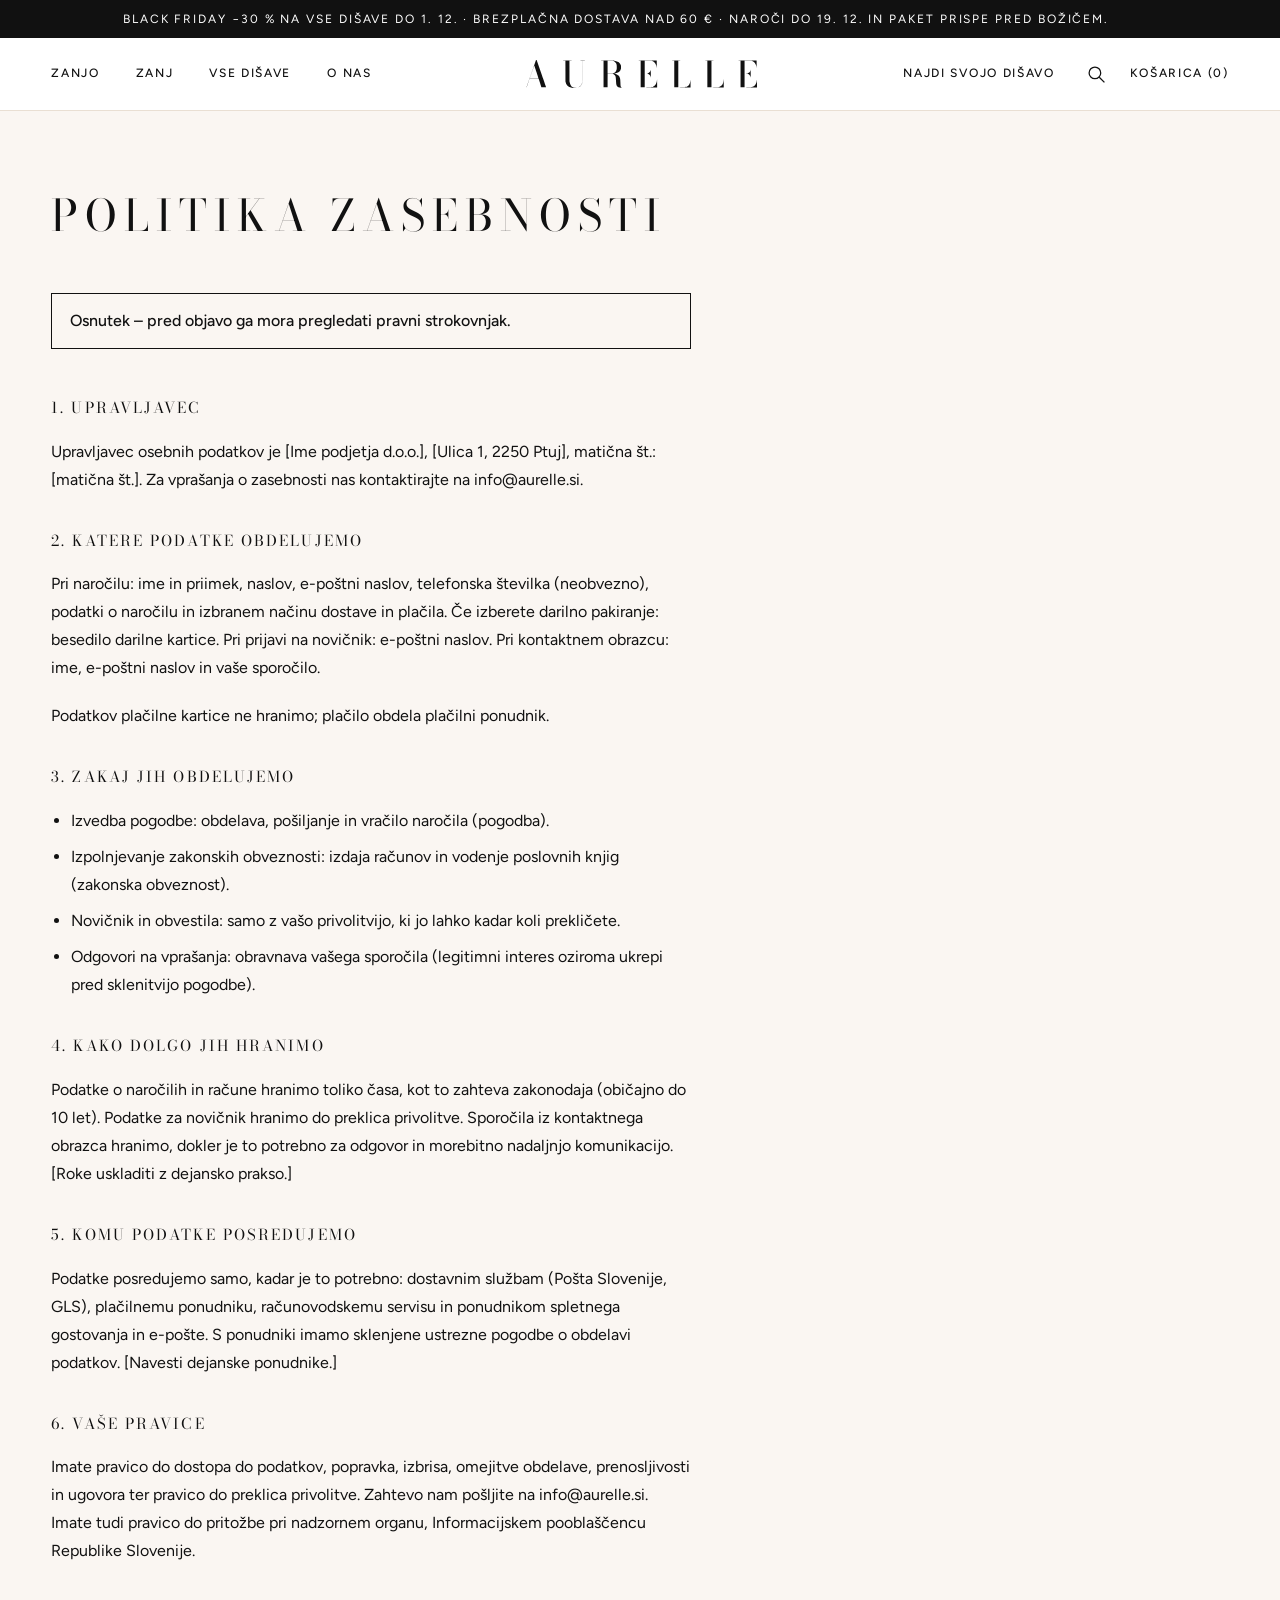
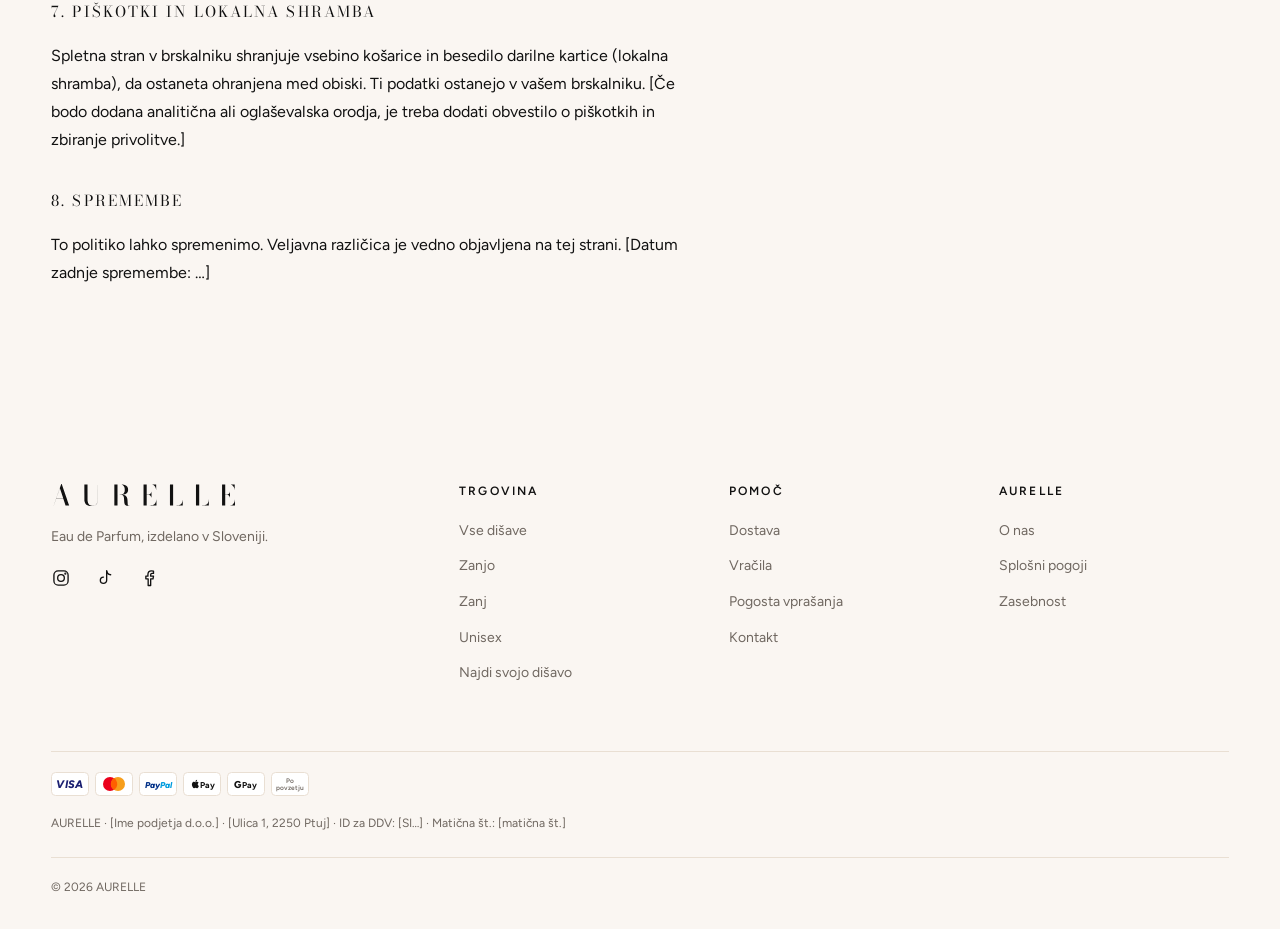
<file: zasebnost.html>
<!DOCTYPE html>
<html lang="sl">
<head>
  <meta charset="utf-8">
  <meta name="viewport" content="width=device-width, initial-scale=1">
  <title>Zasebnost – AURELLE</title>
  <meta name="description" content="Politika zasebnosti spletne trgovine AURELLE (osnutek).">
  <link rel="icon" href="images/favicon.svg" type="image/svg+xml">
  <link rel="icon" href="images/favicon-32.png" sizes="32x32" type="image/png">
  <link rel="preconnect" href="https://fonts.googleapis.com">
  <link rel="preconnect" href="https://fonts.gstatic.com" crossorigin>
  <link href="https://fonts.googleapis.com/css2?family=Bodoni+Moda:wght@400;500;600&family=Figtree:wght@400;500;600&family=Pinyon+Script&display=swap" rel="stylesheet">
  <link rel="stylesheet" href="css/styles.css">
</head>
<body class="page-doc">

<main id="main" class="wrap">
  <article class="doc">
    <h1 class="doc__title">Politika zasebnosti</h1>
    <p class="draft-note">Osnutek – pred objavo ga mora pregledati pravni strokovnjak.</p>
    <div class="doc__body legal">
      <h2>1. Upravljavec</h2>
      <p>Upravljavec osebnih podatkov je <span data-company="name"></span>, <span data-company="address"></span>, matična št.: <span data-company="reg"></span>. Za vprašanja o zasebnosti nas kontaktirajte na <span data-company="email"></span>.</p>
      <h2>2. Katere podatke obdelujemo</h2>
      <p>Pri naročilu: ime in priimek, naslov, e-poštni naslov, telefonska številka (neobvezno), podatki o naročilu in izbranem načinu dostave in plačila. Če izberete darilno pakiranje: besedilo darilne kartice. Pri prijavi na novičnik: e-poštni naslov. Pri kontaktnem obrazcu: ime, e-poštni naslov in vaše sporočilo.</p>
      <p>Podatkov plačilne kartice ne hranimo; plačilo obdela plačilni ponudnik.</p>
      <h2>3. Zakaj jih obdelujemo</h2>
      <ul class="bullets">
        <li>Izvedba pogodbe: obdelava, pošiljanje in vračilo naročila (pogodba).</li>
        <li>Izpolnjevanje zakonskih obveznosti: izdaja računov in vodenje poslovnih knjig (zakonska obveznost).</li>
        <li>Novičnik in obvestila: samo z vašo privolitvijo, ki jo lahko kadar koli prekličete.</li>
        <li>Odgovori na vprašanja: obravnava vašega sporočila (legitimni interes oziroma ukrepi pred sklenitvijo pogodbe).</li>
      </ul>
      <h2>4. Kako dolgo jih hranimo</h2>
      <p>Podatke o naročilih in račune hranimo toliko časa, kot to zahteva zakonodaja (običajno do 10 let). Podatke za novičnik hranimo do preklica privolitve. Sporočila iz kontaktnega obrazca hranimo, dokler je to potrebno za odgovor in morebitno nadaljnjo komunikacijo. [Roke uskladiti z dejansko prakso.]</p>
      <h2>5. Komu podatke posredujemo</h2>
      <p>Podatke posredujemo samo, kadar je to potrebno: dostavnim službam (Pošta Slovenije, GLS), plačilnemu ponudniku, računovodskemu servisu in ponudnikom spletnega gostovanja in e-pošte. S ponudniki imamo sklenjene ustrezne pogodbe o obdelavi podatkov. [Navesti dejanske ponudnike.]</p>
      <h2>6. Vaše pravice</h2>
      <p>Imate pravico do dostopa do podatkov, popravka, izbrisa, omejitve obdelave, prenosljivosti in ugovora ter pravico do preklica privolitve. Zahtevo nam pošljite na <span data-company="email"></span>. Imate tudi pravico do pritožbe pri nadzornem organu, Informacijskem pooblaščencu Republike Slovenije.</p>
      <h2>7. Piškotki in lokalna shramba</h2>
      <p>Spletna stran v brskalniku shranjuje vsebino košarice in besedilo darilne kartice (lokalna shramba), da ostaneta ohranjena med obiski. Ti podatki ostanejo v vašem brskalniku. [Če bodo dodana analitična ali oglaševalska orodja, je treba dodati obvestilo o piškotkih in zbiranje privolitve.]</p>
      <h2>8. Spremembe</h2>
      <p>To politiko lahko spremenimo. Veljavna različica je vedno objavljena na tej strani. [Datum zadnje spremembe: …]</p>
    </div>
  </article>
</main>

<script src="js/products.js"></script>
<script src="js/shop.js"></script>
<script src="js/page.js"></script>
</body>
</html>
</file>
<file: css/styles.css>
/* AURELLE – styles. Desktop first (1280–1600 px), scales down. */

:root {
  --bg: #FAF6F2;
  --media: #F4E7DF;
  --line: #E9DFD3;
  --ink: #111111;
  --muted: #6F6760;
  --white: #FFFFFF;
  --serif: "Bodoni Moda", "Bodoni 72", Didot, "Times New Roman", serif;
  --sans: "Figtree", system-ui, -apple-system, "Segoe UI", Helvetica, Arial, sans-serif;
  --pad: clamp(20px, 4vw, 64px);
  --max: 1600px;
  --fade: 400ms;
  --header-h: 72px;
  --section: 120px;
}

*, *::before, *::after { box-sizing: border-box; }
html { scroll-behavior: smooth; scroll-padding-top: calc(var(--header-h) + 16px); }
body {
  margin: 0;
  background: var(--bg);
  color: var(--ink);
  font: 400 16px/1.6 var(--sans);
  -webkit-font-smoothing: antialiased;
  overflow-x: hidden;
}
body.no-scroll { overflow: hidden; }
img { display: block; max-width: 100%; height: auto; }
a { color: inherit; }
ul, ol { list-style: none; margin: 0; padding: 0; }
h1, h2, h3, p, dl, dd, figure { margin: 0; }
button, input, select, textarea { font: inherit; color: inherit; }
button { cursor: pointer; }

:focus-visible { outline: 2px solid var(--ink); outline-offset: 3px; }

.sr-only {
  position: absolute; width: 1px; height: 1px; margin: -1px; padding: 0;
  overflow: hidden; clip: rect(0 0 0 0); white-space: nowrap; border: 0;
}
.skip {
  position: absolute; left: 12px; top: -60px; z-index: 100;
  background: var(--ink); color: var(--white); padding: 10px 16px; text-decoration: none; font-size: 13px;
}
.skip:focus { top: 12px; }

.wrap { max-width: var(--max); margin: 0 auto; padding-left: var(--pad); padding-right: var(--pad); }
.muted { color: var(--muted); }
.small { font-size: 13px; }

/* ---------- type ---------- */

h1, h2, h3 {
  font-family: var(--serif);
  font-weight: 400;
  text-transform: uppercase;
  letter-spacing: 0.16em;
  line-height: 1.25;
}
h2 { font-size: clamp(24px, 2.4vw, 34px); }
.eyebrow { font-size: 11px; letter-spacing: 0.16em; text-transform: uppercase; color: var(--muted); }
.label { font-size: 11px; letter-spacing: 0.16em; text-transform: uppercase; color: var(--muted); margin: 28px 0 10px; }
.price, .price *, .qty, .sum, .line__total, .sizes, .card__price { font-variant-numeric: tabular-nums; }

/* ---------- buttons ---------- */

.btn {
  display: inline-flex; align-items: center; justify-content: center;
  padding: 17px 34px; border: 1px solid var(--ink); border-radius: 0;
  background: var(--ink); color: var(--white);
  font: 500 12px/1 var(--sans); letter-spacing: 0.1em; text-transform: uppercase; text-decoration: none;
  transition: background var(--fade), color var(--fade), opacity var(--fade);
}
.btn:hover { background: var(--white); color: var(--ink); }
.btn[hidden] { display: none; }
.btn--full { width: 100%; }
.btn--sm { padding: 11px 18px; font-size: 11px; }
.btn--outline { background: transparent; color: var(--ink); }
.btn--outline:hover { background: var(--ink); color: var(--white); }
.btn.is-disabled, .btn.is-disabled:hover { opacity: 0.35; background: var(--ink); color: var(--white); cursor: not-allowed; }
.link-btn {
  background: none; border: 0; padding: 4px 0; color: var(--muted);
  font-size: 12px; letter-spacing: 0.1em; text-transform: uppercase;
  text-decoration: underline; text-underline-offset: 4px;
}
.link-btn:hover { color: var(--ink); }

/* ---------- announcement + header ---------- */

.announce { background: var(--ink); color: var(--white); padding: 10px 0; }
.announce__text {
  font-size: 12px; letter-spacing: 0.16em; text-transform: uppercase; line-height: 1.5;
  white-space: nowrap; overflow: hidden; text-overflow: ellipsis; text-align: center;
  padding: 0 var(--pad);
}
.announce__text.is-marquee { padding: 0; text-align: left; text-overflow: clip; }
.announce__track { display: inline-flex; animation: marquee 24s linear infinite; will-change: transform; }
.announce__run { flex: none; padding-right: 4em; }
.announce:hover .announce__track { animation-play-state: paused; }
@keyframes marquee { to { transform: translateX(-50%); } }

.header { position: sticky; top: 0; z-index: 40; background: var(--white); border-bottom: 1px solid var(--line); }
.header__in {
  display: grid; grid-template-columns: 1fr auto 1fr; align-items: center;
  height: var(--header-h); max-width: var(--max); margin: 0 auto; padding: 0 var(--pad);
}
.header__left { display: flex; align-items: center; }
.nav { display: flex; gap: 36px; }
.nav a { font-size: 12px; font-weight: 500; letter-spacing: 0.14em; text-transform: uppercase; text-decoration: none; position: relative; padding: 6px 0; }
.nav a::after {
  content: ""; position: absolute; left: 0; right: 0; bottom: 0; height: 1px; background: var(--ink);
  transform: scaleX(0); transform-origin: left; transition: transform var(--fade);
}
.nav a:hover::after { transform: scaleX(1); }
.header .nav-toggle { display: none; }
.header__logo { display: flex; justify-content: center; line-height: 0; }
.logo { height: 28px; width: auto; }
.header__right { display: flex; justify-content: flex-end; align-items: center; gap: 24px; }
.hlink { font-size: 12px; font-weight: 500; letter-spacing: 0.14em; text-transform: uppercase; text-decoration: none; white-space: nowrap; margin-right: 8px; position: relative; padding: 6px 0; }
.hlink::after { content: ""; position: absolute; left: 0; right: 0; bottom: 0; height: 1px; background: var(--ink); transform: scaleX(0); transform-origin: left; transition: transform var(--fade); }
.hlink:hover::after { transform: scaleX(1); }
.hbtn { background: none; border: 0; padding: 8px 0; display: inline-flex; align-items: center; }
.hbtn--cart { font-size: 12px; font-weight: 500; letter-spacing: 0.14em; text-transform: uppercase; white-space: nowrap; }
.cart-icon { display: none; position: relative; line-height: 0; }
.cart-badge {
  position: absolute; top: -7px; right: -9px; min-width: 16px; height: 16px; padding: 0 4px;
  background: var(--ink); color: var(--white); font-size: 10px; line-height: 16px; text-align: center; letter-spacing: 0;
}
.cart-badge[hidden] { display: none; }

.search { border-top: 1px solid var(--line); background: var(--white); }
.search[hidden] { display: none; }
.search__in { max-width: var(--max); margin: 0 auto; padding: 20px var(--pad) 28px; }
.search input {
  width: 100%; max-width: 560px; border: 0; border-bottom: 1px solid var(--ink); background: transparent;
  padding: 10px 0; font-size: 16px; border-radius: 0;
}
.search input:focus-visible { outline-offset: 6px; }
.search__results { margin-top: 12px; max-width: 560px; }
.search__results li { border-bottom: 1px solid var(--line); }
.search__results a { display: flex; justify-content: space-between; gap: 16px; padding: 12px 0; text-decoration: none; font-size: 14px; }
.search__name { font-family: var(--serif); text-transform: uppercase; letter-spacing: 0.14em; }

/* mobile menu */
.mmenu { position: fixed; inset: 0; z-index: 80; background: var(--white); display: flex; flex-direction: column; opacity: 0; transition: opacity var(--fade); }
.mmenu[hidden] { display: none; }
.mmenu.is-open { opacity: 1; }
.mmenu__top { display: flex; justify-content: space-between; align-items: center; height: var(--header-h); padding: 0 var(--pad); border-bottom: 1px solid var(--line); }
.mmenu__nav { display: flex; flex-direction: column; padding: 16px var(--pad); overflow-y: auto; }
.mmenu__nav a {
  font-family: var(--serif); font-size: clamp(30px, 8vw, 44px); text-transform: uppercase; letter-spacing: 0.14em;
  text-decoration: none; padding: 20px 0; border-bottom: 1px solid var(--line); line-height: 1.2;
}

/* ---------- media boxes ---------- */

.media { background: var(--media); overflow: hidden; display: block; position: relative; }
.media img { width: 100%; height: 100%; object-fit: cover; }

/* ---------- hero ---------- */

.hero { position: relative; background: var(--media); overflow: hidden; }
.hero__track { display: grid; }
.slide {
  grid-area: 1 / 1; position: relative; opacity: 0; visibility: hidden;
  height: clamp(460px, 56.25vw, 80vh);
  transition: opacity 700ms ease, visibility 0s linear 700ms;
}
.slide.is-active { opacity: 1; visibility: visible; transition: opacity 700ms ease, visibility 0s; }
.slide__img { position: absolute; inset: 0; width: 100%; height: 100%; object-fit: cover; object-position: var(--pos, right center); }
.slide__text {
  position: relative; z-index: 1; height: 100%; display: flex; align-items: center;
  max-width: var(--max); margin: 0 auto; padding: 0 var(--pad);
}
.slide__copy { max-width: 34%; min-width: 300px; }
.slide__copy h2 { font-size: clamp(34px, 4.6vw, 72px); letter-spacing: 0.14em; margin-bottom: 20px; }
.slide__copy p { font-size: clamp(16px, 1.3vw, 20px); margin-bottom: 32px; max-width: 24em; }

.hero__controls {
  position: absolute; left: 0; right: 0; bottom: 0; z-index: 2;
  display: flex; justify-content: space-between; align-items: flex-end;
  max-width: var(--max); margin: 0 auto; padding: 0 var(--pad) 26px;
}
.hero__bars { display: flex; gap: 10px; }
.bar { position: relative; width: 56px; height: 20px; background: none; border: 0; padding: 0; }
.bar::before {
  content: ""; position: absolute; left: 0; right: 0; top: 9px; height: 2px; background: var(--ink); opacity: 0.25;
  transition: opacity var(--fade);
}
.bar.is-active::before, .bar:hover::before { opacity: 1; }
.hero__arrows { display: flex; gap: 6px; }
.arrow { background: none; border: 0; width: 36px; height: 36px; display: inline-flex; align-items: center; justify-content: center; }

/* ---------- trust strip ---------- */

.trust { display: grid; grid-template-columns: repeat(4, 1fr); border-bottom: 1px solid var(--line); }
.trust li {
  padding: 20px 12px; font-size: 12px; letter-spacing: 0.08em; color: var(--muted); text-align: center;
  border-left: 1px solid var(--line);
}
.trust li:first-child { border-left: 0; }

/* ---------- sections ---------- */

.section { padding-top: var(--section); padding-bottom: var(--section); }
.section__head {
  display: flex; justify-content: space-between; align-items: flex-end; gap: 24px; flex-wrap: wrap;
  margin-bottom: clamp(32px, 4vw, 64px);
}
.tabs { display: flex; gap: 32px; }
.tab {
  background: none; border: 0; border-bottom: 1px solid transparent; border-radius: 0; padding: 6px 0;
  font-size: 12px; font-weight: 500; letter-spacing: 0.14em; text-transform: uppercase; color: var(--muted);
  transition: color var(--fade), border-color var(--fade);
}
.tab:hover { color: var(--ink); }
.tab[aria-pressed="true"] { color: var(--ink); border-bottom-color: var(--ink); }

.grid { display: grid; grid-template-columns: repeat(4, 1fr); gap: 56px 24px; transition: opacity 200ms; }
.grid.is-swapping { opacity: 0; }

/* ---------- product card ---------- */

.card { display: flex; flex-direction: column; min-width: 0; }
.card__media { aspect-ratio: 1; flex: none; }
.card__link { position: absolute; inset: 0; display: block; }
.card__img { position: absolute; inset: 0; transition: transform 600ms ease, opacity var(--fade); }
.card__media:hover .card__img:not(.card__img--alt) { transform: scale(1.03); }
.card__img--alt { opacity: 0; }
.card__media:has(.card__img--alt):hover .card__img:not(.card__img--alt) { transform: none; }
.card__media:hover .card__img--alt { opacity: 1; }
.quick {
  position: absolute; left: 0; right: 0; bottom: 0; z-index: 2; padding: 15px 12px;
  background: var(--ink); color: var(--white); border: 0; border-radius: 0;
  font-size: 11px; font-weight: 500; letter-spacing: 0.14em; text-transform: uppercase;
  transform: translateY(100%); transition: transform var(--fade) ease;
}
.quick .lc { text-transform: none; letter-spacing: 0.06em; }
.card__media:hover .quick, .quick:focus-visible { transform: none; }
.quick:focus-visible { outline-color: var(--white); outline-offset: -4px; }
@media (hover: none) { .quick { display: none; } }

.card__body { padding-top: 20px; display: flex; flex-direction: column; flex: 1; }
.card__name { font-size: 18px; margin: 6px 0 8px; overflow-wrap: anywhere; }
.card__name a { text-decoration: none; }
.card__name a:hover { text-decoration: underline; text-underline-offset: 5px; text-decoration-thickness: 1px; }
.card__notes { font-size: 14px; color: var(--muted); margin-bottom: 14px; }
.card__price { margin-top: auto; font-size: 15px; display: flex; flex-wrap: wrap; gap: 4px 10px; align-items: baseline; }
.card__now { font-weight: 500; }
.card__old { color: var(--muted); font-size: 13px; }

/* extra tiles in the product grid */
.tile--sample { cursor: pointer; }
.tile__name {
  background: none; border: 0; padding: 0; margin: 0; color: inherit; font: inherit; letter-spacing: inherit;
  text-transform: inherit; text-align: left; cursor: pointer; overflow-wrap: anywhere;
}
.tile--sample:hover .tile__name { text-decoration: underline; text-underline-offset: 5px; text-decoration-thickness: 1px; }
.tile--sample:hover .quick { transform: none; }
.tile--text { background: var(--media); padding: 32px 28px; justify-content: center; gap: 16px; }
.tile--text h3 { font-size: 18px; }
.tile--text p { font-size: 14px; color: var(--muted); }
.tile__link {
  align-self: flex-start; background: none; border: 0; padding: 4px 0; color: var(--ink);
  font-size: 12px; font-weight: 500; letter-spacing: 0.1em; text-transform: uppercase;
  border-bottom: 1px solid var(--ink); border-radius: 0; transition: opacity var(--fade);
}
.tile__link:hover { opacity: 0.6; }

/* sizes + price (product page) */
.sizes { display: flex; gap: 8px; }
.sizes__btn {
  flex: 1; padding: 12px 0; background: transparent; border: 1px solid var(--line); border-radius: 0;
  font-size: 13px; color: var(--muted); transition: border-color var(--fade), color var(--fade);
}
.sizes__btn:hover { border-color: var(--ink); color: var(--ink); }
.sizes__btn[aria-pressed="true"] { border-color: var(--ink); color: var(--ink); }

.price { margin-top: 18px; min-height: 52px; transition: opacity 180ms; }
.price.is-swapping, .is-swapping { opacity: 0; }
.price__row { display: flex; align-items: baseline; gap: 12px; }
.price__now { font-size: 19px; font-weight: 500; }
.price__old { font-size: 14px; color: var(--muted); }
.price__unit { font-size: 12px; color: var(--muted); margin-top: 2px; }
.price--lg { margin-top: 0; }
.price--lg .price__now { font-size: 26px; }
.price--lg .price__old { font-size: 17px; }

/* ---------- editorial splits ---------- */

.split { display: grid; grid-template-columns: 1fr 1fr; align-items: stretch; border-top: 1px solid var(--line); }
.split__media { min-height: 560px; }
.split__media img { position: absolute; inset: 0; }
.split__text { display: flex; flex-direction: column; align-items: flex-start; justify-content: center; padding: var(--section) clamp(32px, 7vw, 128px); }
.split__text h2 { margin-bottom: 24px; }
.split__text p { font-size: 18px; color: var(--muted); margin-bottom: 36px; max-width: 26em; }

/* ---------- newsletter ---------- */

.newsletter { border-top: 1px solid var(--line); border-bottom: 1px solid var(--line); padding: var(--section) var(--pad); }
.newsletter__in { max-width: 640px; margin: 0 auto; text-align: center; }
.newsletter h2 { margin-bottom: 32px; }
.newsletter__form { display: flex; gap: 16px; align-items: flex-end; }
.newsletter__form[hidden] { display: none; }
.newsletter__form input {
  flex: 1; min-width: 0; background: transparent; border: 0; border-bottom: 1px solid var(--ink);
  border-radius: 0; padding: 14px 0; font-size: 16px;
}
.newsletter__msg { margin-top: 20px; color: var(--muted); font-size: 15px; min-height: 1.6em; }

/* ---------- footer ---------- */

.footer { padding: clamp(56px, 6vw, 96px) 0 32px; }
.footer__grid { display: grid; grid-template-columns: 1.6fr 1fr 1fr 1fr; gap: 40px; padding-bottom: 56px; }
.footer__brand .logo { height: 22px; margin-bottom: 20px; }
.footer__brand p { color: var(--muted); font-size: 14px; }
.social { display: flex; gap: 24px; margin-top: 20px; }
.social a { display: inline-flex; color: #111111; transition: opacity 200ms; }
.social a:hover { opacity: 0.6; }
.footer h2 { font-size: 12px; letter-spacing: 0.18em; margin-bottom: 18px; font-family: var(--sans); font-weight: 600; }
.footer li { margin-bottom: 10px; }
.footer li a { font-size: 14px; color: var(--muted); text-decoration: none; }
.footer li a:hover { color: var(--ink); text-decoration: underline; text-underline-offset: 4px; }
.footer__meta { border-top: 1px solid var(--line); padding: 20px 0 24px; display: grid; gap: 8px; }
.footer__legal { font-size: 12px; color: var(--muted); }
.footer__copy { border-top: 1px solid var(--line); padding-top: 20px; font-size: 12px; color: var(--muted); }

/* ---------- cart drawer ---------- */

.overlay {
  position: fixed; inset: 0; z-index: 60; background: rgba(17, 17, 17, 0.35);
  opacity: 0; visibility: hidden; transition: opacity var(--fade), visibility 0s linear var(--fade);
}
.overlay.is-open { opacity: 1; visibility: visible; transition: opacity var(--fade); }
.drawer {
  position: fixed; top: 0; right: 0; bottom: 0; z-index: 70; width: min(440px, 100vw);
  background: var(--bg); border-left: 1px solid var(--line);
  display: flex; flex-direction: column;
  transform: translateX(100%); visibility: hidden;
  transition: transform var(--fade) ease, visibility 0s linear var(--fade);
}
.drawer.is-open { transform: none; visibility: visible; transition: transform var(--fade) ease; }
.drawer__head { display: flex; justify-content: space-between; align-items: center; padding: 24px 28px; border-bottom: 1px solid var(--line); }
.drawer__head h2 { font-size: 18px; }
.drawer__ship { padding: 0 28px; }
.drawer__ship:not(:empty) { padding-top: 18px; }
.ship__text { font-size: 13px; margin-bottom: 8px; }
.ship__bar { height: 2px; background: var(--line); }
.ship__bar span { display: block; height: 100%; background: var(--ink); transition: width var(--fade); }
.drawer__body { flex: 1; overflow-y: auto; padding: 8px 28px; }
.drawer__empty { padding: 32px 0; color: var(--muted); }
.drawer__foot { padding: 20px 28px 28px; border-top: 1px solid var(--line); display: grid; gap: 12px; }

.line { display: grid; grid-template-columns: 76px 1fr auto; gap: 16px; padding: 20px 0; border-bottom: 1px solid var(--line); }
.line:last-child { border-bottom: 0; }
.line__media { aspect-ratio: 1; }
.line__name { font-family: var(--serif); text-transform: uppercase; letter-spacing: 0.14em; font-size: 14px; text-decoration: none; }
.line__info .muted { font-size: 13px; margin-top: 2px; }
.line__ctrl { display: flex; align-items: center; gap: 16px; margin-top: 12px; }
.line__total { font-size: 14px; font-weight: 500; }
.line__old { color: var(--muted); }

.upsell { display: grid; grid-template-columns: 56px 1fr auto; gap: 14px; align-items: center; padding: 16px 0; border-top: 1px solid var(--line); margin-top: 8px; }
.upsell__media { aspect-ratio: 1; }
.upsell p { font-size: 13px; line-height: 1.4; }

.qty { display: inline-flex; align-items: center; border: 1px solid var(--line); }
.qty button { width: 32px; height: 32px; background: none; border: 0; font-size: 16px; line-height: 1; }
.qty button:hover { background: var(--ink); color: var(--white); }
.qty span { min-width: 28px; text-align: center; font-size: 14px; }
.qty--lg button { width: 48px; height: 48px; }
.qty--lg span { min-width: 44px; font-size: 16px; }

.sum { display: flex; justify-content: space-between; align-items: baseline; gap: 16px; }
.sum--total { font-size: 18px; padding-top: 14px; border-top: 1px solid var(--line); margin-top: 6px; }

/* ---------- product page ---------- */

.crumbs { display: flex; gap: 10px; padding: 28px 0; font-size: 12px; letter-spacing: 0.06em; color: var(--muted); flex-wrap: wrap; }
.crumbs a { text-decoration: none; }
.crumbs a:hover { color: var(--ink); text-decoration: underline; }

.pdp { display: grid; grid-template-columns: 7fr 5fr; gap: clamp(40px, 6vw, 112px); align-items: start; padding-bottom: clamp(64px, 8vw, 120px); }
/* Sticky on desktop; the main image is sized so image + thumbnails always fit the viewport. */
.pdp__gallery { position: sticky; top: calc(var(--header-h) + 16px); }
.pdp__main { aspect-ratio: 1; width: min(100%, max(360px, calc(100vh - var(--header-h) - 204px))); }
.pdp__main img { transition: opacity 200ms; }
.gal-arrow {
  position: absolute; top: 50%; transform: translateY(-50%); z-index: 2; width: 44px; height: 44px;
  display: inline-flex; align-items: center; justify-content: center; background: var(--white); border: 0; border-radius: 0;
  transition: background var(--fade), color var(--fade);
}
.gal-arrow:hover { background: var(--ink); color: var(--white); }
.gal-arrow--prev { left: 0; }
.gal-arrow--next { right: 0; }
.pdp__thumbs { display: flex; gap: 12px; margin-top: 12px; flex-wrap: wrap; }
.thumb { width: 96px; aspect-ratio: 1; padding: 0; border: 1px solid transparent; border-radius: 0; }
.thumb[aria-current="true"] { border-color: var(--ink); }
.pdp__info { max-width: 540px; }
.pdp__name { font-size: clamp(30px, 3.2vw, 46px); margin: 8px 0 10px; }
.pdp__sub { font-size: 14px; }
.specs { display: flex; flex-wrap: wrap; gap: 4px 10px; margin: 16px 0 28px; font-size: 14px; }
.specs__k { font-size: 11px; letter-spacing: 0.16em; text-transform: uppercase; color: var(--muted); margin-right: 4px; }
.specs__dot { color: var(--muted); }
.buy { margin: 20px 0 12px; }
.pdp__sample { margin-top: 14px; }
.pdp__desc { margin: 40px 0 32px; font-size: 16px; line-height: 1.75; }
.notes { border-top: 1px solid var(--line); margin-bottom: 32px; }
.notes div { display: grid; grid-template-columns: 90px 1fr; gap: 16px; padding: 14px 0; border-bottom: 1px solid var(--line); }
.notes dt { font-family: var(--serif); text-transform: uppercase; letter-spacing: 0.16em; font-size: 13px; }
.notes dd::first-letter { text-transform: uppercase; }

.acc details { border-bottom: 1px solid var(--line); }
.acc details:first-child { border-top: 1px solid var(--line); }
.acc summary {
  list-style: none; display: flex; justify-content: space-between; align-items: center;
  padding: 20px 0; cursor: pointer; font-size: 12px; font-weight: 500; letter-spacing: 0.14em; text-transform: uppercase;
}
.acc summary::-webkit-details-marker { display: none; }
.acc summary::after { content: "+"; font-size: 18px; font-weight: 400; }
.acc details[open] summary::after { content: "−"; }
.acc details > div { padding-bottom: 20px; color: var(--muted); font-size: 15px; display: grid; gap: 8px; }
.pyramid-mini { grid-template-columns: repeat(3, 1fr); gap: 20px !important; }
.pyramid-mini h3 { font-size: 13px; margin-bottom: 2px; color: var(--ink); }
.pyramid-mini p { font-size: 13px; }

.related { padding-bottom: var(--section); border-top: 1px solid var(--line); padding-top: clamp(56px, 6vw, 96px); }
.related h2 { margin-bottom: clamp(32px, 4vw, 56px); }

.stickybuy {
  display: none; position: fixed; left: 0; right: 0; bottom: 0; z-index: 35; background: var(--white); border-top: 1px solid var(--line);
  padding: 12px var(--pad) calc(12px + env(safe-area-inset-bottom, 0px)); align-items: center; justify-content: space-between; gap: 16px;
  transform: translateY(100%); transition: transform var(--fade) ease;
}
.stickybuy.is-visible { transform: none; }
.stickybuy__info { display: flex; flex-direction: column; line-height: 1.3; font-variant-numeric: tabular-nums; }
.stickybuy__price { font-weight: 500; font-size: 17px; }

.notfound { padding: clamp(64px, 10vw, 160px) 0; max-width: 520px; display: grid; gap: 20px; justify-items: start; }

/* ---------- content pages ---------- */

.doc { padding: clamp(48px, 6vw, 96px) 0 var(--section); }
.doc__title { font-size: clamp(30px, 3.4vw, 48px); margin-bottom: clamp(32px, 4vw, 56px); }
.doc__body { max-width: 640px; display: grid; gap: 20px; justify-items: start; }
.doc__body p { font-size: 17px; line-height: 1.75; }
.doc__body .lead { font-size: 21px; line-height: 1.6; }
.doc__body .placeholder { color: var(--muted); }
.doc__split { display: grid; grid-template-columns: 1fr 1fr; gap: clamp(40px, 6vw, 112px); align-items: start; }
.doc__split--form { grid-template-columns: 5fr 7fr; }
.doc__img { aspect-ratio: 4 / 5; }
.doc__img img { position: absolute; inset: 0; }
.facts { border-top: 1px solid var(--line); width: 100%; }
.facts div { display: grid; grid-template-columns: 1fr auto; gap: 4px 24px; padding: 18px 0; border-bottom: 1px solid var(--line); }
.facts dt { font-family: var(--serif); text-transform: uppercase; letter-spacing: 0.14em; font-size: 15px; }
.facts dd { font-variant-numeric: tabular-nums; text-align: right; }
.facts dd.muted { grid-column: 1; text-align: left; font-size: 14px; }
.steps { display: grid; gap: 0; width: 100%; counter-reset: s; border-top: 1px solid var(--line); }
.steps li { padding: 22px 0; border-bottom: 1px solid var(--line); display: grid; gap: 6px; }
.steps h2 { font-family: var(--sans); font-weight: 600; font-size: 15px; letter-spacing: 0.02em; text-transform: none; }
.steps p { font-size: 16px; color: var(--muted); }
.doc__acc { max-width: 780px; }
.doc__acc details > div p { font-size: 16px; }
.field textarea {
  width: 100%; background: var(--white); border: 1px solid var(--line); border-radius: 0; padding: 13px 14px; font-size: 15px; resize: vertical;
  transition: border-color var(--fade);
}
.field textarea:hover { border-color: #cfc2b3; }
.field textarea:focus-visible { outline: 0; border-color: var(--ink); box-shadow: 0 0 0 1px var(--ink); }
.contact .btn { margin-top: 20px; }

/* ---------- checkout ---------- */

.page-title { font-size: clamp(28px, 3vw, 40px); padding-top: clamp(40px, 5vw, 72px); }
.demo-note { margin: 12px 0 40px; color: var(--muted); font-size: 14px; }
.co { display: grid; grid-template-columns: 1fr 420px; gap: clamp(40px, 6vw, 112px); align-items: start; padding-bottom: var(--section); }
.co fieldset { border: 0; border-top: 1px solid var(--line); margin: 0 0 32px; padding: 24px 0 0; min-width: 0; }
.co legend { font-family: var(--serif); text-transform: uppercase; letter-spacing: 0.16em; font-size: 16px; padding: 0 16px 0 0; }
.fields { display: grid; grid-template-columns: 1fr 1fr; gap: 16px; }
.field { min-width: 0; }
.field--wide { grid-column: 1 / -1; }
.field label { display: block; font-size: 12px; color: var(--muted); margin-bottom: 6px; }
.field input, .field select {
  width: 100%; background: var(--white); border: 1px solid var(--line); border-radius: 0; padding: 13px 14px; font-size: 15px;
  transition: border-color var(--fade);
}
.field input:hover, .field select:hover { border-color: #cfc2b3; }
.field input:focus-visible, .field select:focus-visible { outline: 0; border-color: var(--ink); box-shadow: 0 0 0 1px var(--ink); }
.field [aria-invalid="true"] { border-color: var(--ink); }
.field__error { font-size: 13px; font-weight: 500; margin-top: 6px; }
.field__error[hidden] { display: none; }
.field__error::before { content: "– "; }
.choices { display: grid; gap: 8px; margin-top: 8px; }
.choice { display: flex; align-items: center; gap: 14px; padding: 16px; border: 1px solid var(--line); background: var(--white); cursor: pointer; }
.choice:has(input:checked) { border-color: var(--ink); }
.choice input { accent-color: var(--ink); margin: 0; }
.choice span:first-of-type { flex: 1; display: grid; }
.choice small { font-size: 12px; }
.choice__price { font-variant-numeric: tabular-nums; font-size: 14px; }
.terms { margin: 8px 0 20px; }
.check { display: flex; gap: 12px; align-items: flex-start; font-size: 14px; cursor: pointer; }
.check input { accent-color: var(--ink); width: 18px; height: 18px; margin: 2px 0 0; flex: none; }
.check a { text-underline-offset: 3px; }
.co__sum { position: sticky; top: calc(var(--header-h) + 24px); border: 1px solid var(--line); padding: 28px; }
.co__sum h2 { font-size: 16px; margin-bottom: 8px; }
.line--sum { grid-template-columns: 60px 1fr auto; padding: 16px 0; }
.totals { display: grid; gap: 8px; padding-top: 16px; border-top: 1px solid var(--ink); margin: 4px 0 16px; }


/* ---------- gift wrap + personal card ---------- */

.giftrow { display: flex; align-items: center; gap: 14px; padding: 16px 0; border-top: 1px solid var(--line); margin-top: 8px; }
.giftrow__media { width: 52px; height: 52px; flex: none; display: flex; align-items: center; justify-content: center; color: var(--ink); }
.giftrow .check { font-size: 14px; }
.giftrow__text { display: grid; gap: 4px; justify-items: start; }
.giftedit { display: none; }
.foot__total-m { display: none; }

/* full-screen sheet with the card editor (cart drawer on phones) */
.gsheet { position: fixed; inset: 0; z-index: 90; background: var(--bg); display: flex; flex-direction: column; }
.gsheet[hidden] { display: none; }
.gsheet__top { display: flex; justify-content: space-between; align-items: center; padding: 18px var(--pad); border-bottom: 1px solid var(--line); }
.gsheet__top h2 { font-size: 18px; }
.gsheet__body { flex: 1; overflow-y: auto; padding: 20px var(--pad); }
.gsheet .gift { gap: 24px; }
.gsheet .gift__preview { order: -1; justify-items: center; }
.gsheet .gcard { max-width: min(78vw, 340px); }
.gsheet__foot { padding: 14px var(--pad) calc(14px + env(safe-area-inset-bottom, 0px)); border-top: 1px solid var(--line); }
.gift-panel { padding-bottom: 8px; }
.gift-panel[hidden] { display: none; }
.gift { display: grid; gap: 20px; }
.gift__fields { display: grid; gap: 14px; }
.gift__count { margin-top: 4px; font-variant-numeric: tabular-nums; text-align: right; }
.gift__preview { display: grid; gap: 10px; justify-items: start; width: 100%; }
.gift-fieldset .gift-panel { margin-top: 4px; }

.gcard {
  position: relative; width: 100%; max-width: 260px; aspect-ratio: 5 / 7; padding: 10% 11% 9%;
  display: flex; flex-direction: column; align-items: center;
  background-color: #FBF7F1;
  background-image: url("data:image/svg+xml;utf8,<svg xmlns='http://www.w3.org/2000/svg' width='160' height='160'><filter id='n'><feTurbulence type='fractalNoise' baseFrequency='.85' numOctaves='2' stitchTiles='stitch'/><feColorMatrix values='0 0 0 0 .5  0 0 0 0 .42  0 0 0 0 .33  0 0 0 .08 0'/></filter><rect width='100%' height='100%' filter='url(%23n)'/></svg>");
  border: 1px solid var(--line); color: #2B2622;
  font-family: "Pinyon Script", "Great Vibes", cursive;
}
.gcard::before { content: ""; position: absolute; inset: 4.5%; border: 1px solid var(--line); pointer-events: none; }
.gcard__logo { width: 36%; height: auto; margin-bottom: 7%; flex: none; }
.gcard__body { flex: 1; min-height: 0; width: 100%; overflow: hidden; display: flex; flex-direction: column; font-size: 16px; line-height: 1.3; text-align: left; }
.gcard__body p { margin: 0; overflow-wrap: anywhere; white-space: pre-wrap; }
.gcard__to { margin-bottom: 0.5em; }
.gcard__from { margin-top: 0.7em; text-align: right; }
.gcard .is-empty { color: #B9B0A6; }

.pdp__gift { display: flex; align-items: center; gap: 10px; margin-top: 16px; }
.pdp__gift svg { flex: none; color: var(--ink); }

/* ---------- payment badges, delivery estimate ---------- */

.pay { display: flex; flex-wrap: wrap; gap: 6px; margin-top: 16px; }
.pay svg { display: block; }
.drawer__foot .pay { margin-top: 4px; }
.footer__pay { margin: 0; }
.footer__meta .pay { margin-top: 0; }

.delivery { margin-top: 16px; font-size: 14px; display: grid; gap: 6px; }
.delivery strong { font-weight: 600; font-variant-numeric: tabular-nums; }
.delivery__xmas { font-size: 13px; border-left: 1px solid var(--ink); padding-left: 10px; }

.express { margin: 0 0 32px; }
.express__label { font-size: 11px; letter-spacing: 0.16em; text-transform: uppercase; color: var(--muted); margin-bottom: 10px; }
.express__btns { display: grid; grid-template-columns: 1fr 1fr; gap: 12px; max-width: 640px; }
.express__btn { padding: 18px; }
.express__msg { margin-top: 10px; min-height: 1.4em; }
.line__media--gift { display: flex; align-items: center; justify-content: center; color: var(--ink); aspect-ratio: 1; }

/* ---------- size guide ---------- */

.sizelink { background: none; border: 0; padding: 12px 0 0; color: var(--muted); font-size: 13px; text-decoration: underline; text-underline-offset: 4px; }
.sizelink:hover { color: var(--ink); }
.sizeguide { border: 1px solid var(--line); padding: 20px; margin-top: 12px; }
.sizeguide[hidden] { display: none; }
.sizeguide p { margin-top: 8px; }
.sg { display: block; width: 100%; max-width: 440px; height: auto; }
.sg text { font-family: var(--sans); }
.sg__ground { stroke: var(--line); stroke-width: 1; }
.sg__cap { fill: #111111; }
.sg__body { fill: none; stroke: #111111; stroke-width: 1.2; }
.sg__liq { fill: var(--media); stroke: #111111; stroke-width: 0.6; }
.sg__label { fill: #ffffff; stroke: #111111; stroke-width: 0.5; }
.sg__txt { font-size: 12px; font-weight: 500; fill: #111111; }
.sg__sub { font-size: 11px; fill: var(--muted); }
.sg__item { opacity: 0.4; transition: opacity var(--fade); }
.sg__item.is-selected { opacity: 1; }
.sg__ref rect { fill: none; stroke: var(--muted); stroke-width: 1; stroke-dasharray: 3 3; }

.pdp__quiz { margin: -12px 0 28px; font-size: 14px; }
.pdp__quiz a { text-underline-offset: 4px; }

/* ---------- reviews + ratings ---------- */

.reviews { border-top: 1px solid var(--line); padding: clamp(56px, 6vw, 96px) 0; }
.reviews h2 { margin-bottom: 24px; }
.reviews__empty { color: var(--muted); margin-bottom: 20px; font-size: 17px; }
.reviews__sum { margin-bottom: 8px; }
.reviews__list { margin-bottom: 24px; max-width: 720px; }
.review { padding: 20px 0; border-top: 1px solid var(--line); display: grid; gap: 6px; }
.review__head { display: flex; flex-wrap: wrap; gap: 4px 10px; align-items: center; font-size: 14px; }
.reviews__thanks { margin-top: 8px; font-size: 16px; }
.rform { max-width: 520px; margin-top: 28px; display: grid; gap: 16px; }
.rform[hidden] { display: none; }
.rform__stars { border: 0; padding: 0; margin: 0; min-width: 0; }
.rform__stars legend { font-size: 12px; color: var(--muted); padding: 0; margin-bottom: 6px; }
.rform__row { display: flex; gap: 6px; }
.rstar { position: relative; cursor: pointer; color: var(--ink); display: block; }
.rstar svg { width: 26px; height: 26px; display: block; }
.rstar.is-on path { fill: currentColor; }
.rstar:focus-within { outline: 2px solid var(--ink); outline-offset: 2px; }
.stars { display: inline-flex; gap: 2px; color: var(--ink); vertical-align: middle; }
.rating { display: inline-flex; align-items: center; gap: 8px; font-size: 13px; }
.card__rating { margin: -2px 0 8px; }
.pdp__rating { margin: 0 0 8px; }
.pdp__rating a { text-decoration: none; }

/* ---------- quiz ---------- */

.quiz { max-width: 960px; margin: 0 auto; padding: clamp(40px, 6vw, 96px) 0 var(--section); }
.quiz__progress { margin-bottom: clamp(32px, 5vw, 64px); }
.quiz__count { font-size: 12px; letter-spacing: 0.14em; color: var(--muted); font-variant-numeric: tabular-nums; margin-bottom: 10px; }
.quiz__line { height: 2px; background: var(--line); }
.quiz__line span { display: block; height: 100%; background: var(--ink); transition: width var(--fade); }
.quiz__q { border: 0; padding: 0; margin: 0; min-width: 0; }
.quiz__q legend { padding: 0; width: 100%; }
.quiz__title { font-size: clamp(26px, 3.2vw, 44px); margin-bottom: 12px; }
.quiz__title:focus { outline: 0; }
.quiz__hint { display: block; font-size: 14px; }
.quiz__answers { display: grid; grid-template-columns: repeat(2, 1fr); gap: 12px; margin-top: 28px; }
.quiz__answers--5 { grid-template-columns: repeat(3, 1fr); }
.qtile {
  min-height: 112px; padding: 24px; text-align: left; background: var(--white); border: 1px solid var(--line); border-radius: 0;
  font-size: 18px; line-height: 1.35; transition: border-color var(--fade), background var(--fade), color var(--fade);
}
.qtile:hover { border-color: var(--ink); }
.qtile[aria-pressed="true"] { background: var(--ink); border-color: var(--ink); color: var(--white); }
.quiz__nav { display: flex; justify-content: space-between; align-items: center; margin-top: 32px; }
.btn:disabled { opacity: 0.35; cursor: not-allowed; background: var(--ink); color: var(--white); }
.quiz__top { display: grid; grid-template-columns: repeat(2, 1fr); gap: 32px; margin: 36px 0 56px; }
.quiz__reason { margin-top: 14px; font-size: 15px; line-height: 1.5; border-top: 1px solid var(--line); padding-top: 14px; }
.quiz__third { border-top: 1px solid var(--line); padding: 32px 0; }
.quiz__third h2 { font-size: 18px; margin-bottom: 16px; }
.mini { display: flex; gap: 16px; text-decoration: none; max-width: 560px; }
.mini__media { width: 88px; aspect-ratio: 1; flex: none; }
.mini__text { display: grid; gap: 4px; align-content: center; }
.mini__name { font-family: var(--serif); text-transform: uppercase; letter-spacing: 0.14em; font-size: 16px; }
.quiz__set { display: flex; gap: 24px; align-items: center; background: var(--media); padding: 24px; margin: 8px 0 32px; }
.quiz__set h2 { font-size: 20px; margin-bottom: 8px; }
.quiz__set p { margin-bottom: 16px; }
.quiz__setimg { width: 120px; aspect-ratio: 1; flex: none; }
.quiz__again { text-align: center; }

/* ---------- brand story + legal text ---------- */

.story { padding: clamp(48px, 6vw, 96px) 0 0; }
.story__row { display: grid; grid-template-columns: 1fr 1fr; gap: clamp(40px, 7vw, 128px); align-items: center; margin-bottom: var(--section); }
.story__img { aspect-ratio: 1; }
.story__img--portrait { aspect-ratio: 4 / 5; }
.story__img img { position: absolute; inset: 0; }
.story__text { display: grid; gap: 18px; max-width: 520px; justify-items: start; }
.story__text h2 { margin-bottom: 6px; }
.story__text p { font-size: 17px; line-height: 1.75; }
.story__text .lead { font-size: 21px; line-height: 1.6; }
.story__promise { padding-bottom: var(--section); }
.story__promise h2 { margin-bottom: 32px; }
.promise { display: grid; grid-template-columns: repeat(3, 1fr); gap: 32px; margin-bottom: 40px; }
.promise li { border-top: 1px solid var(--ink); padding-top: 18px; display: grid; gap: 8px; align-content: start; }
.promise h3 { font-size: 16px; }
.promise p { color: var(--muted); }

.draft-note { border: 1px solid var(--ink); padding: 14px 18px; font-weight: 500; max-width: 640px; margin-bottom: 32px; }
.legal h2 { font-size: 15px; letter-spacing: 0.14em; margin-top: 18px; }
.legal p, .bullets { font-size: 16px; line-height: 1.75; }
.bullets { list-style: disc; padding-left: 20px; display: grid; gap: 8px; }
.facts--contact div { grid-template-columns: 120px 1fr; }
.facts--contact dd { text-align: left; }

.tile__cta { align-self: flex-start; }

/* ---------- responsive ---------- */

@media (max-width: 1100px) {
  .grid { grid-template-columns: repeat(2, 1fr); }
  .slide__copy { max-width: 46%; }
  .pdp, .co { grid-template-columns: 1fr; }
  .pdp__gallery, .co__sum { position: static; }
  .pdp__main { width: 100%; }
  .pdp__info { max-width: none; }
  .footer__grid { grid-template-columns: 1fr 1fr; }
  .doc__split, .doc__split--form { grid-template-columns: 1fr; }
}

@media (max-width: 1200px) {
  .nav, .hlink { display: none; }
  .header .nav-toggle { display: inline-flex; margin-left: -4px; }
}

@media (min-width: 721px) {
  .co .gift { grid-template-columns: 1fr minmax(220px, 280px); align-items: start; }
}

@media (max-width: 900px) {
  :root { --section: 88px; }
  .story__row, .promise { grid-template-columns: 1fr; }
  .story__img { order: -1; }
  .quiz__answers--5 { grid-template-columns: repeat(2, 1fr); }
  .cart-label { display: none; }
  .cart-icon { display: inline-block; }
  .split { grid-template-columns: 1fr; }
  .split__media { min-height: 0; aspect-ratio: 4 / 3; order: -1; }
  .split__media--portrait { aspect-ratio: 4 / 5; }
  .split__text { padding: 56px var(--pad); }
}

@media (max-width: 720px) {
  :root { --header-h: 60px; --section: 64px; }
  .header__logo .logo { height: auto; width: min(150px, calc(100vw - 144px - 2 * var(--pad))); }
  .header__right { gap: 18px; }
  .announce__text { font-size: 11px; letter-spacing: 0.1em; }
  .grid { gap: 40px 12px; }
  .card__body { padding-top: 14px; }
  .card__name { font-size: 14px; letter-spacing: 0.1em; margin: 4px 0 6px; }
  .card__notes { font-size: 12px; margin-bottom: 10px; }
  .card__price { font-size: 13px; gap: 2px 8px; }
  .tile--text { padding: 20px 16px; gap: 12px; }
  .tile--text h3 { font-size: 13px; letter-spacing: 0.1em; }
  .tile--text p { font-size: 12px; }
  .eyebrow { font-size: 10px; letter-spacing: 0.12em; }

  /* hero: image on top, copy below */
  .slide { height: auto; display: flex; flex-direction: column; }
  .slide__img { position: static; aspect-ratio: 4 / 3; object-position: var(--pos-m, 70% center); }
  .slide__text { height: auto; padding-top: 28px; padding-bottom: 72px; background: var(--bg); width: 100%; }
  .slide__copy { max-width: none; min-width: 0; }
  .hero__controls { padding-bottom: 20px; }

  .trust { grid-template-columns: 1fr 1fr; }
  .trust li { border-left: 0; border-top: 1px solid var(--line); padding: 14px 8px; }
  .trust li:nth-child(-n+2) { border-top: 0; }
  .trust li:nth-child(even) { border-left: 1px solid var(--line); }

  .tabs { gap: 20px; }
  .newsletter__form { flex-direction: column; align-items: stretch; }
  .fields { grid-template-columns: 1fr; }
  .co__sum { padding: 20px; }
  .quiz__top { grid-template-columns: 1fr; }
  .quiz__answers, .quiz__answers--5 { grid-template-columns: 1fr; }
  .qtile { min-height: 72px; padding: 18px; font-size: 16px; }
  .quiz__set { flex-direction: column; align-items: flex-start; }
  .thumb { width: 72px; }
  .pyramid-mini { gap: 12px !important; }
  .stickybuy { display: flex; }
  .page-product { padding-bottom: 76px; }
  .doc__body p { font-size: 16px; }
}

@media (max-width: 560px) {
  .footer__grid { grid-template-columns: 1fr 1fr; }
  .footer__brand { grid-column: 1 / -1; }
  .drawer { width: 100vw; border-left: 0; }
  .drawer__head, .drawer__ship, .drawer__body, .drawer__foot { padding-left: 20px; padding-right: 20px; }
  .upsell { grid-template-columns: 48px 1fr auto; }
}

@media (min-width: 1700px) {
  html { font-size: 17px; }
}

/* cart drawer on phones: card editor lives in the sheet, bottom area is compact */
@media (max-width: 720px) {
  .drawer .gift-panel { display: none !important; }
  .giftedit:not([hidden]) { display: inline-block; font-size: 12px; }
  .drawer__foot { padding: 12px 20px calc(14px + env(safe-area-inset-bottom, 0px)); gap: 8px; }
  .foot__rows, .foot__note { display: none; }
  .foot__total-m { display: flex; font-size: 17px; border-top: 0; padding-top: 0; margin-top: 0; }
  .drawer__foot .delivery { margin-top: 0; font-size: 12px; color: var(--muted); gap: 2px; }
  .drawer__foot .delivery strong { color: var(--ink); }
  .drawer__foot .delivery__xmas { font-size: 12px; }
  .drawer__foot .btn { padding: 15px; }
  .drawer__foot .pay { flex-wrap: nowrap; justify-content: space-between; margin-top: 2px; }
}

@media (prefers-reduced-motion: reduce) {
  *, *::before, *::after { transition-duration: 0.01ms !important; animation: none !important; scroll-behavior: auto !important; }
  .card__media:hover .card__img { transform: none !important; }
}
</file>
